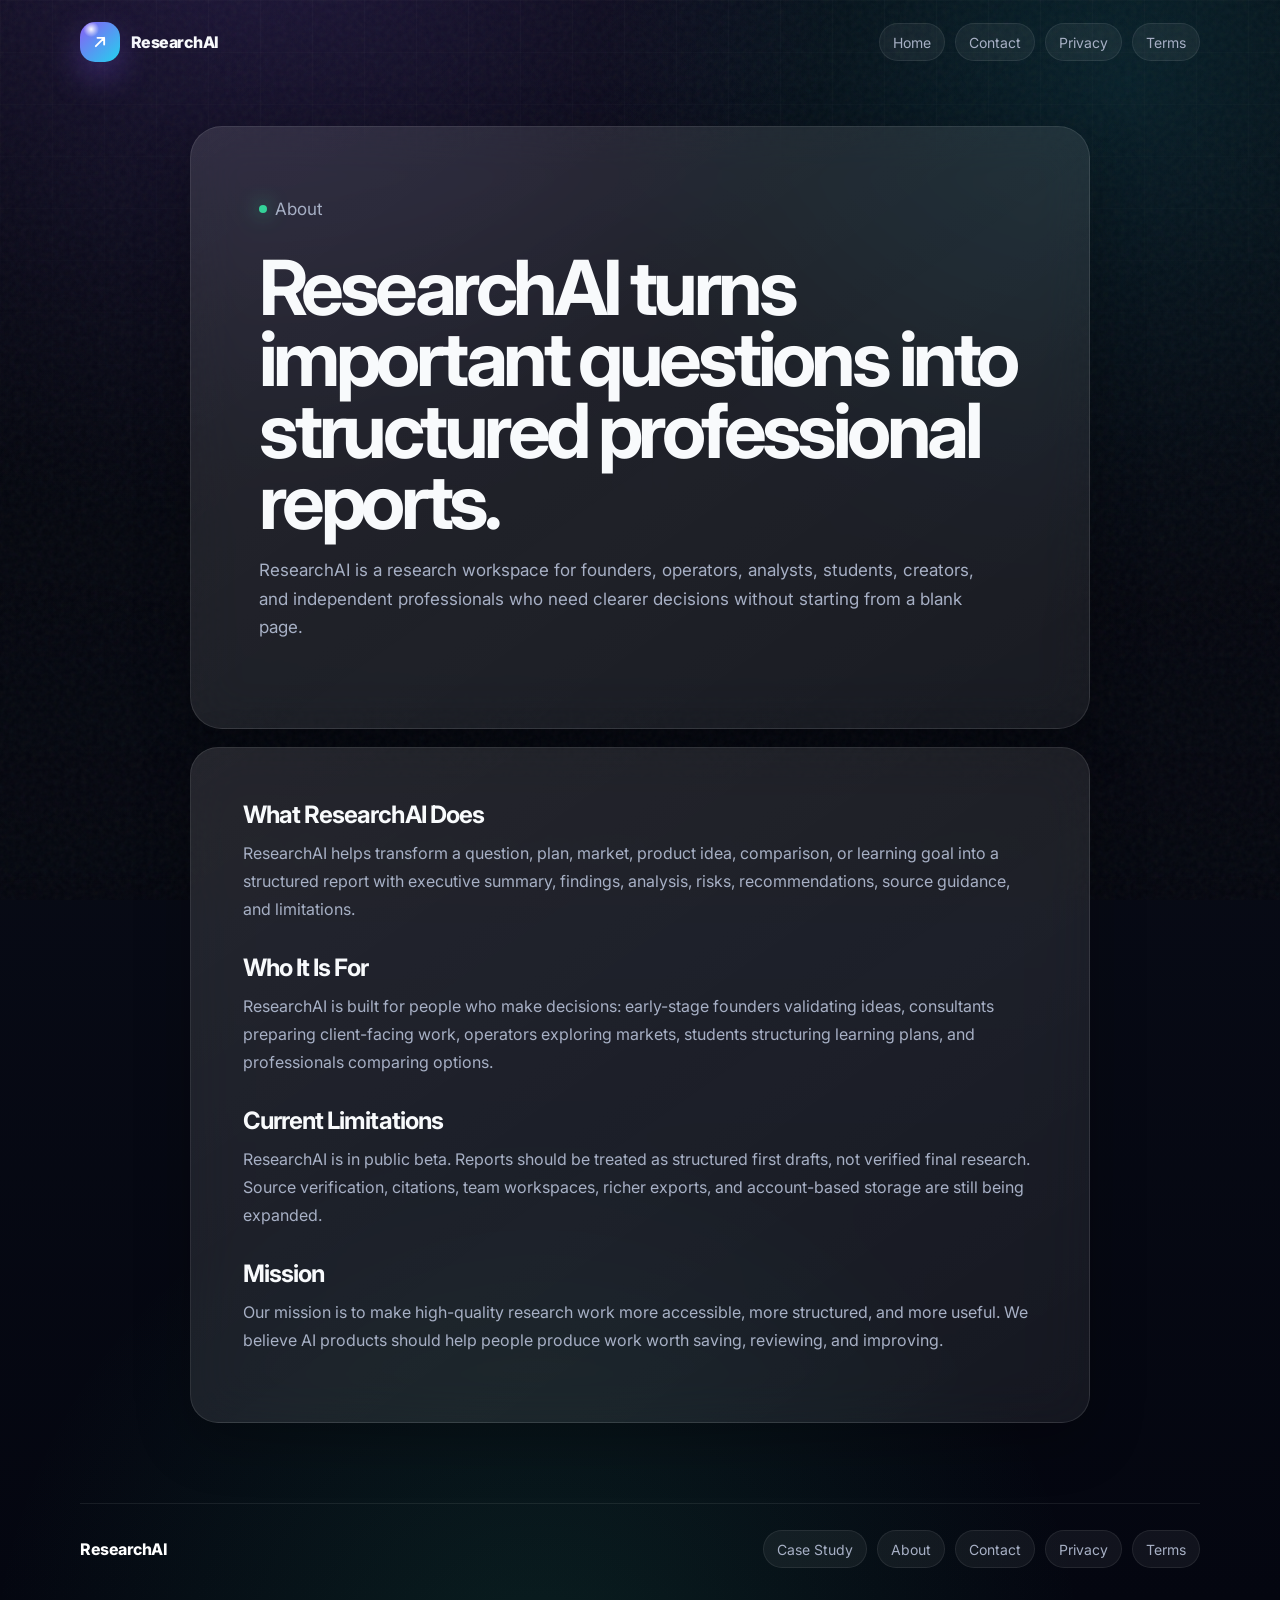
<file: about.html>
<!DOCTYPE html>
<html lang="en">
<head>
  <meta charset="UTF-8" />
  <meta name="viewport" content="width=device-width, initial-scale=1.0" />
  <meta name="description" content="Learn what ResearchAI is, who it is for, what it does today, and where the product is heading." />
  <meta name="author" content="ResearchAI" />
  <meta name="theme-color" content="#05070f" />
  <meta name="robots" content="index, follow" />
  <meta property="og:type" content="website" />
  <meta property="og:title" content="About ResearchAI" />
  <meta property="og:description" content="ResearchAI helps people turn important questions into structured professional reports." />
  <meta property="og:url" content="https://researchai.app/about.html" />
  <meta property="og:site_name" content="ResearchAI" />
  <meta name="twitter:card" content="summary" />
  <meta name="twitter:title" content="About ResearchAI" />
  <meta name="twitter:description" content="A professional research workspace for clearer decisions." />
  <title>About ResearchAI</title>
  <link rel="canonical" href="https://researchai.app/about.html" />
  <link rel="icon" href="data:image/svg+xml,%3Csvg xmlns='http://www.w3.org/2000/svg' viewBox='0 0 32 32'%3E%3Cdefs%3E%3ClinearGradient id='g' x1='0%25' y1='0%25' x2='100%25' y2='100%25'%3E%3Cstop offset='0%25' stop-color='%238b5cf6'/%3E%3Cstop offset='100%25' stop-color='%2322d3ee'/%3E%3C/linearGradient%3E%3C/defs%3E%3Crect width='32' height='32' rx='8' fill='url(%23g)'/%3E%3Cpath d='M10 22L22 10M12 10h8v8' fill='none' stroke='white' stroke-width='2' stroke-linecap='round' stroke-linejoin='round'/%3E%3C/svg%3E" />
  <link rel="preconnect" href="https://fonts.googleapis.com" />
  <link rel="preconnect" href="https://fonts.gstatic.com" crossorigin />
  <link href="https://fonts.googleapis.com/css2?family=Inter:wght@400;500;600;700;800&display=swap" rel="stylesheet" />
  <link rel="stylesheet" href="style.css" />
</head>
<body class="static-page-body">
  <a class="skip-link" href="#mainContent">Skip to main content</a>
  <div class="background-noise" aria-hidden="true"></div>
  <header class="static-nav">
    <a class="brand" href="index.html">
      <span class="brand-mark" aria-hidden="true"><svg viewBox="0 0 24 24" aria-hidden="true"><path d="M7 17L17 7M9 7h8v8" /></svg></span>
      <span>ResearchAI</span>
    </a>
    <nav aria-label="Site">
      <a href="index.html">Home</a>
      <a href="contact.html">Contact</a>
      <a href="privacy.html">Privacy</a>
      <a href="terms.html">Terms</a>
    </nav>
  </header>
  <main class="static-shell" id="mainContent">
    <section class="static-hero">
      <p class="eyebrow"><span aria-hidden="true"></span> About</p>
      <h1>ResearchAI turns important questions into structured professional reports.</h1>
      <p>ResearchAI is a research workspace for founders, operators, analysts, students, creators, and independent professionals who need clearer decisions without starting from a blank page.</p>
    </section>
    <section class="static-content">
      <h2>What ResearchAI Does</h2>
      <p>ResearchAI helps transform a question, plan, market, product idea, comparison, or learning goal into a structured report with executive summary, findings, analysis, risks, recommendations, source guidance, and limitations.</p>
      <h2>Who It Is For</h2>
      <p>ResearchAI is built for people who make decisions: early-stage founders validating ideas, consultants preparing client-facing work, operators exploring markets, students structuring learning plans, and professionals comparing options.</p>
      <h2>Current Limitations</h2>
      <p>ResearchAI is in public beta. Reports should be treated as structured first drafts, not verified final research. Source verification, citations, team workspaces, richer exports, and account-based storage are still being expanded.</p>
      <h2>Mission</h2>
      <p>Our mission is to make high-quality research work more accessible, more structured, and more useful. We believe AI products should help people produce work worth saving, reviewing, and improving.</p>
    </section>
  </main>
  <footer class="static-footer">
    <span>ResearchAI</span>
    <nav aria-label="Footer">
      <a href="case-study.html">Case Study</a>
      <a href="about.html">About</a>
      <a href="contact.html">Contact</a>
      <a href="privacy.html">Privacy</a>
      <a href="terms.html">Terms</a>
    </nav>
  </footer>
</body>
</html>
</file>
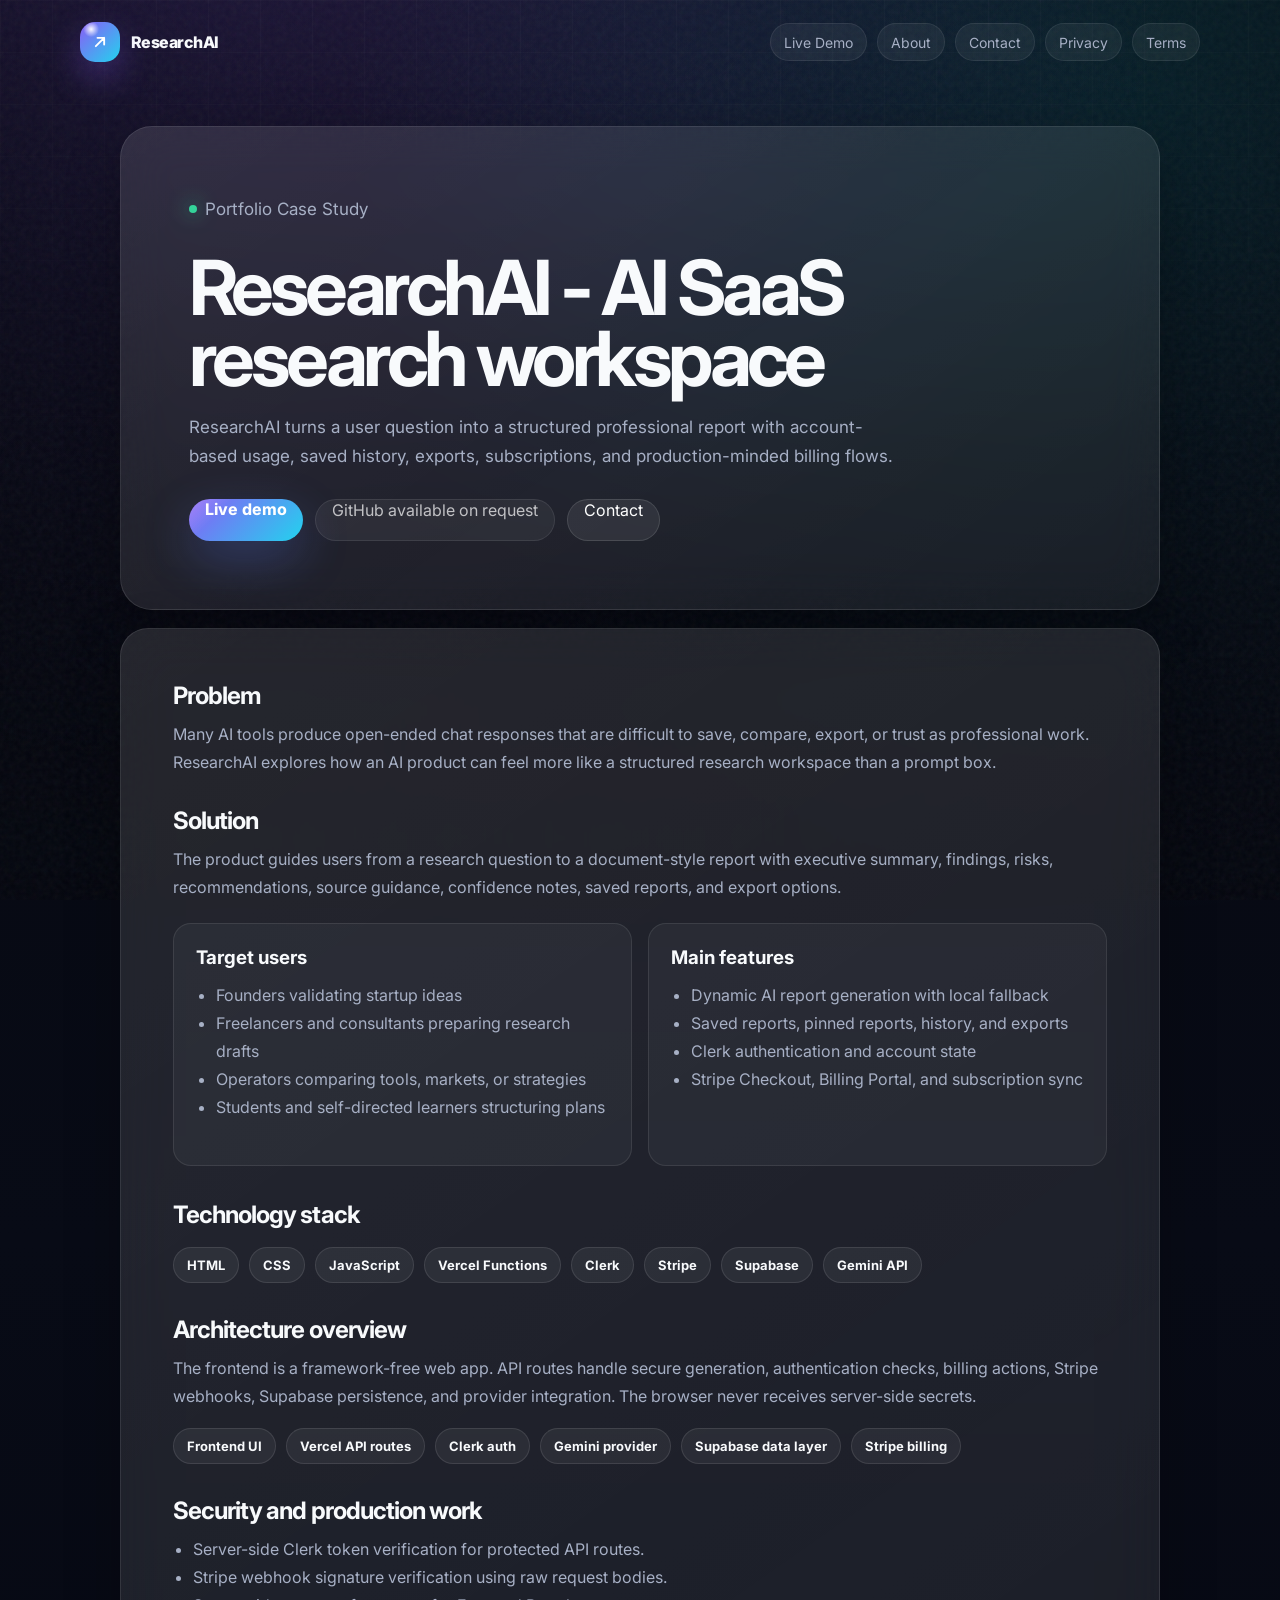
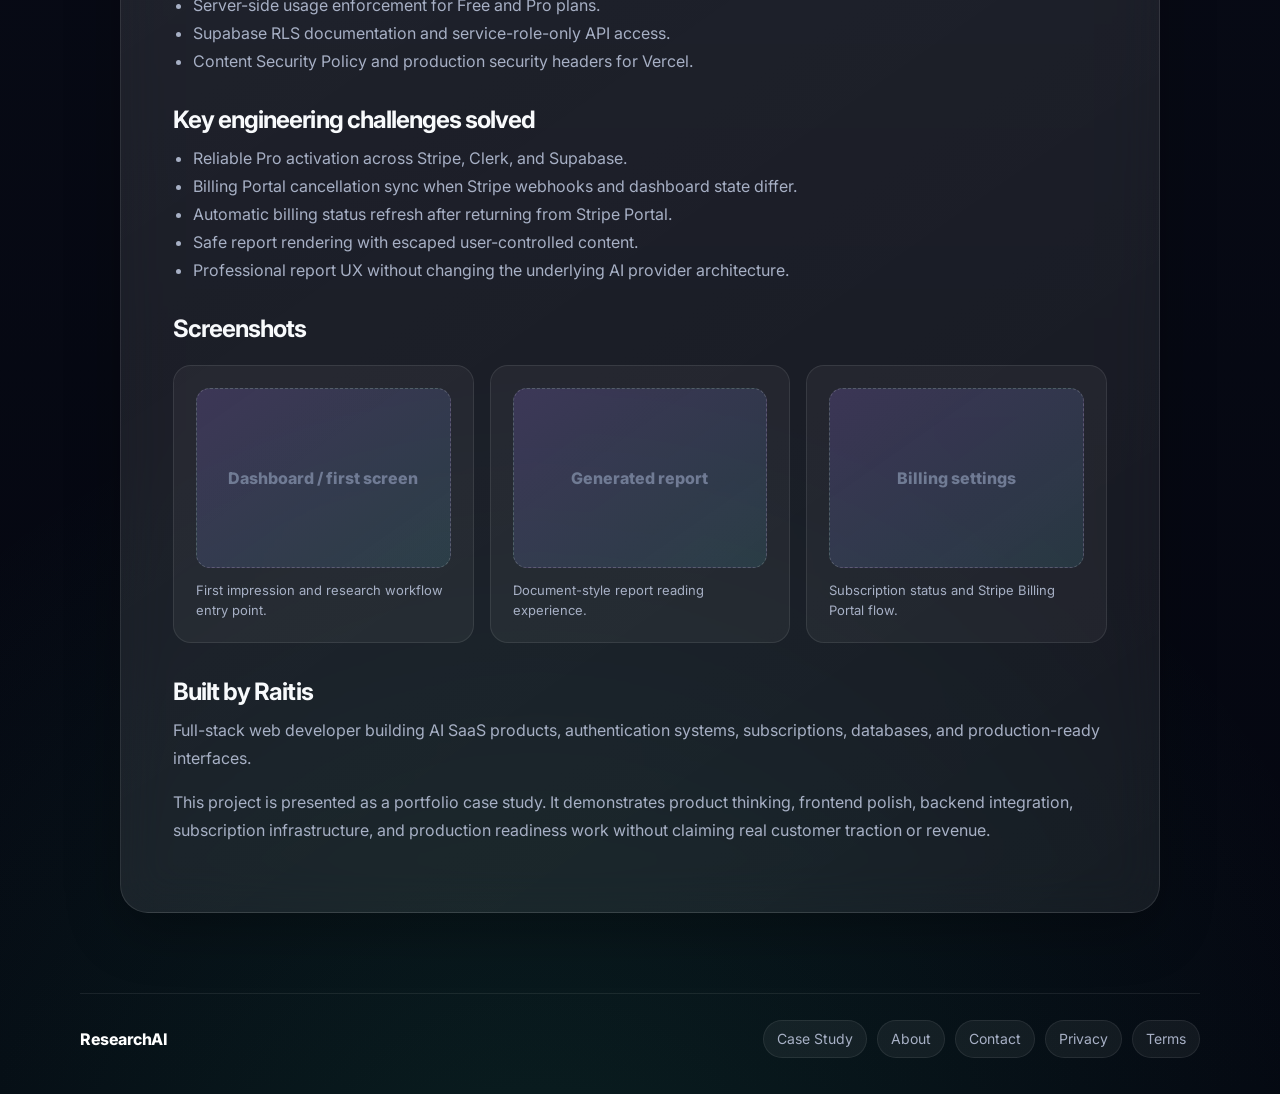
<file: case-study.html>
<!DOCTYPE html>
<html lang="en">
<head>
  <meta charset="UTF-8" />
  <meta name="viewport" content="width=device-width, initial-scale=1.0" />
  <meta name="description" content="ResearchAI case study: an AI research workspace with authentication, subscriptions, database-backed reports, billing, and production-ready SaaS flows." />
  <meta name="author" content="ResearchAI" />
  <meta name="theme-color" content="#05070f" />
  <meta name="robots" content="index, follow" />
  <meta property="og:type" content="article" />
  <meta property="og:title" content="ResearchAI Case Study - AI SaaS Research Workspace" />
  <meta property="og:description" content="A portfolio case study for ResearchAI, a production-minded AI SaaS research workspace built by Raitis." />
  <meta property="og:image" content="https://researchai.app/og-case-study.png" />
  <meta property="og:url" content="https://researchai.app/case-study.html" />
  <meta property="og:site_name" content="ResearchAI" />
  <meta name="twitter:card" content="summary_large_image" />
  <meta name="twitter:title" content="ResearchAI Case Study" />
  <meta name="twitter:description" content="AI SaaS product case study covering product, architecture, security, billing, and production engineering." />
  <meta name="twitter:image" content="https://researchai.app/og-case-study.png" />
  <title>ResearchAI Case Study - AI SaaS Research Workspace</title>
  <link rel="canonical" href="https://researchai.app/case-study.html" />
  <link rel="icon" href="data:image/svg+xml,%3Csvg xmlns='http://www.w3.org/2000/svg' viewBox='0 0 32 32'%3E%3Cdefs%3E%3ClinearGradient id='g' x1='0%25' y1='0%25' x2='100%25' y2='100%25'%3E%3Cstop offset='0%25' stop-color='%238b5cf6'/%3E%3Cstop offset='100%25' stop-color='%2322d3ee'/%3E%3C/linearGradient%3E%3C/defs%3E%3Crect width='32' height='32' rx='8' fill='url(%23g)'/%3E%3Cpath d='M10 22L22 10M12 10h8v8' fill='none' stroke='white' stroke-width='2' stroke-linecap='round' stroke-linejoin='round'/%3E%3C/svg%3E" />
  <link rel="preconnect" href="https://fonts.googleapis.com" />
  <link rel="preconnect" href="https://fonts.gstatic.com" crossorigin />
  <link href="https://fonts.googleapis.com/css2?family=Inter:wght@400;500;600;700;800&display=swap" rel="stylesheet" />
  <link rel="stylesheet" href="style.css" />
</head>
<body class="static-page-body">
  <a class="skip-link" href="#mainContent">Skip to main content</a>
  <div class="background-noise" aria-hidden="true"></div>
  <header class="static-nav">
    <a class="brand" href="index.html">
      <span class="brand-mark" aria-hidden="true"><svg viewBox="0 0 24 24" aria-hidden="true"><path d="M7 17L17 7M9 7h8v8" /></svg></span>
      <span>ResearchAI</span>
    </a>
    <nav aria-label="Site">
      <a href="index.html">Live Demo</a>
      <a href="about.html">About</a>
      <a href="contact.html">Contact</a>
      <a href="privacy.html">Privacy</a>
      <a href="terms.html">Terms</a>
    </nav>
  </header>

  <main class="static-shell case-study-shell" id="mainContent">
    <section class="static-hero">
      <p class="eyebrow"><span aria-hidden="true"></span> Portfolio Case Study</p>
      <h1>ResearchAI - AI SaaS research workspace</h1>
      <p>ResearchAI turns a user question into a structured professional report with account-based usage, saved history, exports, subscriptions, and production-minded billing flows.</p>
      <div class="case-study-actions">
        <a class="accent-btn" href="index.html">Live demo</a>
        <span class="ghost-btn case-study-disabled" aria-disabled="true">GitHub available on request</span>
        <a class="ghost-btn" href="contact.html">Contact</a>
      </div>
    </section>

    <section class="static-content case-study-content">
      <h2>Problem</h2>
      <p>Many AI tools produce open-ended chat responses that are difficult to save, compare, export, or trust as professional work. ResearchAI explores how an AI product can feel more like a structured research workspace than a prompt box.</p>

      <h2>Solution</h2>
      <p>The product guides users from a research question to a document-style report with executive summary, findings, risks, recommendations, source guidance, confidence notes, saved reports, and export options.</p>

      <div class="case-study-grid">
        <article>
          <h3>Target users</h3>
          <ul>
            <li>Founders validating startup ideas</li>
            <li>Freelancers and consultants preparing research drafts</li>
            <li>Operators comparing tools, markets, or strategies</li>
            <li>Students and self-directed learners structuring plans</li>
          </ul>
        </article>
        <article>
          <h3>Main features</h3>
          <ul>
            <li>Dynamic AI report generation with local fallback</li>
            <li>Saved reports, pinned reports, history, and exports</li>
            <li>Clerk authentication and account state</li>
            <li>Stripe Checkout, Billing Portal, and subscription sync</li>
          </ul>
        </article>
      </div>

      <h2>Technology stack</h2>
      <div class="case-study-tags" aria-label="Technology stack">
        <span>HTML</span>
        <span>CSS</span>
        <span>JavaScript</span>
        <span>Vercel Functions</span>
        <span>Clerk</span>
        <span>Stripe</span>
        <span>Supabase</span>
        <span>Gemini API</span>
      </div>

      <h2>Architecture overview</h2>
      <p>The frontend is a framework-free web app. API routes handle secure generation, authentication checks, billing actions, Stripe webhooks, Supabase persistence, and provider integration. The browser never receives server-side secrets.</p>
      <div class="architecture-list">
        <span>Frontend UI</span>
        <span>Vercel API routes</span>
        <span>Clerk auth</span>
        <span>Gemini provider</span>
        <span>Supabase data layer</span>
        <span>Stripe billing</span>
      </div>

      <h2>Security and production work</h2>
      <ul>
        <li>Server-side Clerk token verification for protected API routes.</li>
        <li>Stripe webhook signature verification using raw request bodies.</li>
        <li>Server-side usage enforcement for Free and Pro plans.</li>
        <li>Supabase RLS documentation and service-role-only API access.</li>
        <li>Content Security Policy and production security headers for Vercel.</li>
      </ul>

      <h2>Key engineering challenges solved</h2>
      <ul>
        <li>Reliable Pro activation across Stripe, Clerk, and Supabase.</li>
        <li>Billing Portal cancellation sync when Stripe webhooks and dashboard state differ.</li>
        <li>Automatic billing status refresh after returning from Stripe Portal.</li>
        <li>Safe report rendering with escaped user-controlled content.</li>
        <li>Professional report UX without changing the underlying AI provider architecture.</li>
      </ul>

      <h2>Screenshots</h2>
      <div class="screenshot-grid">
        <figure>
          <div class="screenshot-placeholder">Dashboard / first screen</div>
          <figcaption>First impression and research workflow entry point.</figcaption>
        </figure>
        <figure>
          <div class="screenshot-placeholder">Generated report</div>
          <figcaption>Document-style report reading experience.</figcaption>
        </figure>
        <figure>
          <div class="screenshot-placeholder">Billing settings</div>
          <figcaption>Subscription status and Stripe Billing Portal flow.</figcaption>
        </figure>
      </div>

      <h2>Built by Raitis</h2>
      <p>Full-stack web developer building AI SaaS products, authentication systems, subscriptions, databases, and production-ready interfaces.</p>
      <p>This project is presented as a portfolio case study. It demonstrates product thinking, frontend polish, backend integration, subscription infrastructure, and production readiness work without claiming real customer traction or revenue.</p>
    </section>
  </main>

  <footer class="static-footer">
    <span>ResearchAI</span>
    <nav aria-label="Footer">
      <a href="case-study.html">Case Study</a>
      <a href="about.html">About</a>
      <a href="contact.html">Contact</a>
      <a href="privacy.html">Privacy</a>
      <a href="terms.html">Terms</a>
    </nav>
  </footer>
</body>
</html>
</file>
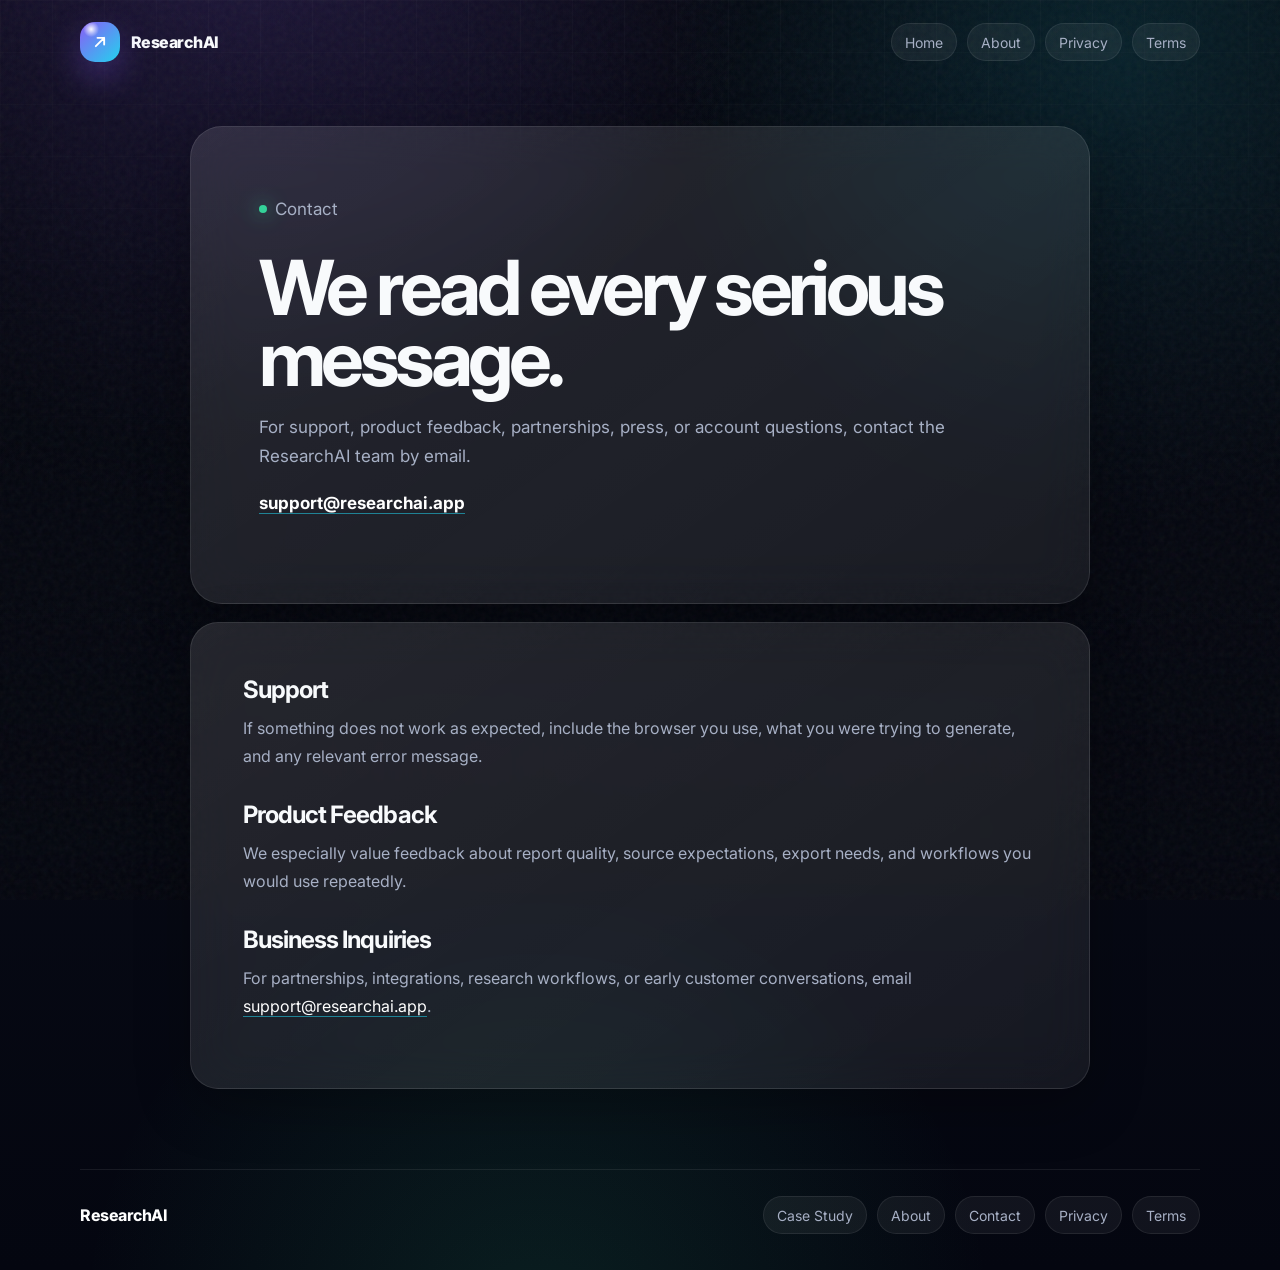
<file: contact.html>
<!DOCTYPE html>
<html lang="en">
<head>
  <meta charset="UTF-8" />
  <meta name="viewport" content="width=device-width, initial-scale=1.0" />
  <meta name="description" content="Contact ResearchAI for support, product questions, partnerships, and feedback." />
  <meta name="author" content="ResearchAI" />
  <meta name="theme-color" content="#05070f" />
  <meta name="robots" content="index, follow" />
  <meta property="og:type" content="website" />
  <meta property="og:title" content="Contact ResearchAI" />
  <meta property="og:description" content="Get in touch with the ResearchAI team." />
  <meta property="og:url" content="https://researchai.app/contact.html" />
  <meta property="og:site_name" content="ResearchAI" />
  <meta name="twitter:card" content="summary" />
  <meta name="twitter:title" content="Contact ResearchAI" />
  <meta name="twitter:description" content="Support and product contact for ResearchAI." />
  <title>Contact ResearchAI</title>
  <link rel="canonical" href="https://researchai.app/contact.html" />
  <link rel="icon" href="data:image/svg+xml,%3Csvg xmlns='http://www.w3.org/2000/svg' viewBox='0 0 32 32'%3E%3Cdefs%3E%3ClinearGradient id='g' x1='0%25' y1='0%25' x2='100%25' y2='100%25'%3E%3Cstop offset='0%25' stop-color='%238b5cf6'/%3E%3Cstop offset='100%25' stop-color='%2322d3ee'/%3E%3C/linearGradient%3E%3C/defs%3E%3Crect width='32' height='32' rx='8' fill='url(%23g)'/%3E%3Cpath d='M10 22L22 10M12 10h8v8' fill='none' stroke='white' stroke-width='2' stroke-linecap='round' stroke-linejoin='round'/%3E%3C/svg%3E" />
  <link rel="preconnect" href="https://fonts.googleapis.com" />
  <link rel="preconnect" href="https://fonts.gstatic.com" crossorigin />
  <link href="https://fonts.googleapis.com/css2?family=Inter:wght@400;500;600;700;800&display=swap" rel="stylesheet" />
  <link rel="stylesheet" href="style.css" />
</head>
<body class="static-page-body">
  <a class="skip-link" href="#mainContent">Skip to main content</a>
  <div class="background-noise" aria-hidden="true"></div>
  <header class="static-nav">
    <a class="brand" href="index.html">
      <span class="brand-mark" aria-hidden="true"><svg viewBox="0 0 24 24" aria-hidden="true"><path d="M7 17L17 7M9 7h8v8" /></svg></span>
      <span>ResearchAI</span>
    </a>
    <nav aria-label="Site">
      <a href="index.html">Home</a>
      <a href="about.html">About</a>
      <a href="privacy.html">Privacy</a>
      <a href="terms.html">Terms</a>
    </nav>
  </header>
  <main class="static-shell" id="mainContent">
    <section class="static-hero">
      <p class="eyebrow"><span aria-hidden="true"></span> Contact</p>
      <h1>We read every serious message.</h1>
      <p>For support, product feedback, partnerships, press, or account questions, contact the ResearchAI team by email.</p>
      <p><a class="static-mail-link" href="mailto:support@researchai.app">support@researchai.app</a></p>
    </section>
    <section class="static-content">
      <h2>Support</h2>
      <p>If something does not work as expected, include the browser you use, what you were trying to generate, and any relevant error message.</p>
      <h2>Product Feedback</h2>
      <p>We especially value feedback about report quality, source expectations, export needs, and workflows you would use repeatedly.</p>
      <h2>Business Inquiries</h2>
      <p>For partnerships, integrations, research workflows, or early customer conversations, email <a href="mailto:support@researchai.app">support@researchai.app</a>.</p>
    </section>
  </main>
  <footer class="static-footer">
    <span>ResearchAI</span>
    <nav aria-label="Footer">
      <a href="case-study.html">Case Study</a>
      <a href="about.html">About</a>
      <a href="contact.html">Contact</a>
      <a href="privacy.html">Privacy</a>
      <a href="terms.html">Terms</a>
    </nav>
  </footer>
</body>
</html>
</file>
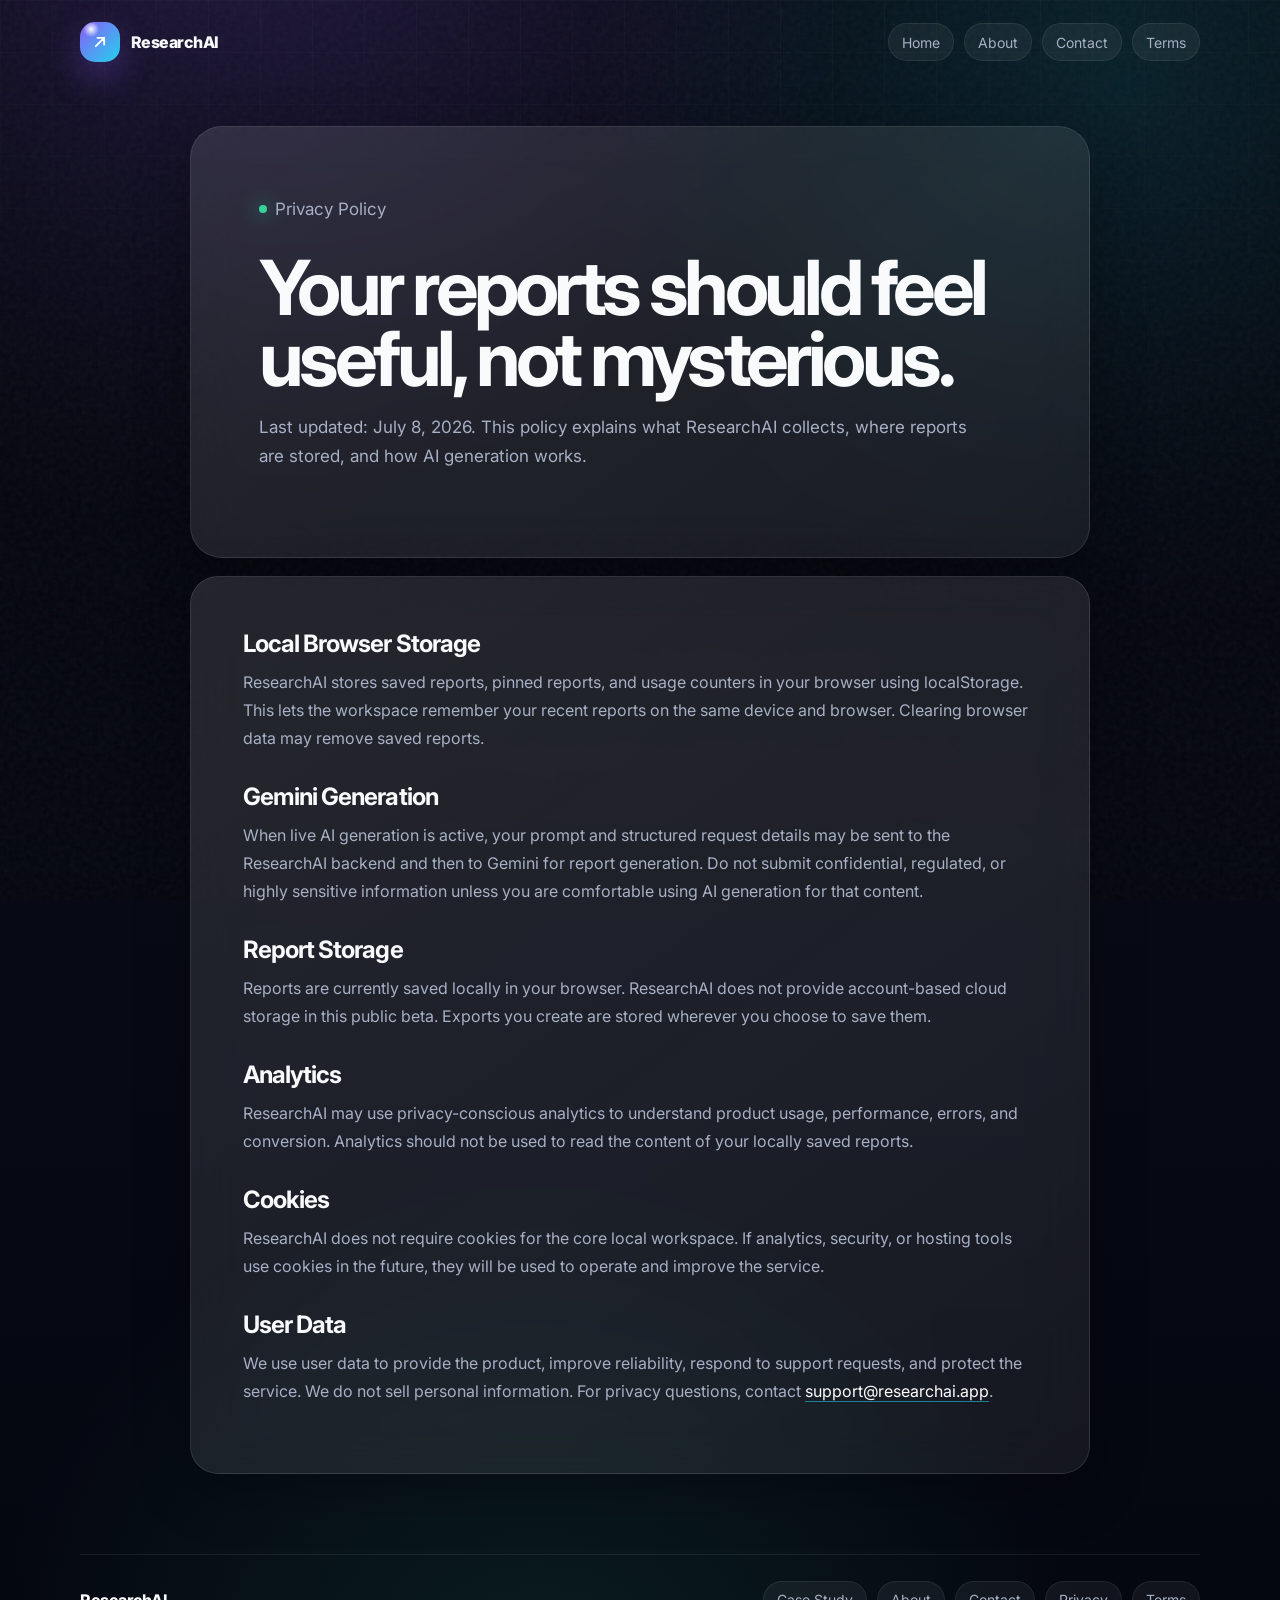
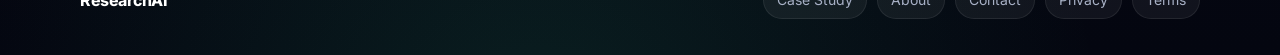
<file: privacy.html>
<!DOCTYPE html>
<html lang="en">
<head>
  <meta charset="UTF-8" />
  <meta name="viewport" content="width=device-width, initial-scale=1.0" />
  <meta name="description" content="ResearchAI Privacy Policy covering browser storage, Gemini generation, reports, analytics, cookies, and user data." />
  <meta name="author" content="ResearchAI" />
  <meta name="theme-color" content="#05070f" />
  <meta name="robots" content="index, follow" />
  <meta property="og:type" content="website" />
  <meta property="og:title" content="ResearchAI Privacy Policy" />
  <meta property="og:description" content="How ResearchAI handles browser storage, AI generation, reports, analytics, cookies, and user data." />
  <meta property="og:url" content="https://researchai.app/privacy.html" />
  <meta property="og:site_name" content="ResearchAI" />
  <meta name="twitter:card" content="summary" />
  <meta name="twitter:title" content="ResearchAI Privacy Policy" />
  <meta name="twitter:description" content="Privacy information for ResearchAI users." />
  <title>ResearchAI Privacy Policy</title>
  <link rel="canonical" href="https://researchai.app/privacy.html" />
  <link rel="icon" href="data:image/svg+xml,%3Csvg xmlns='http://www.w3.org/2000/svg' viewBox='0 0 32 32'%3E%3Cdefs%3E%3ClinearGradient id='g' x1='0%25' y1='0%25' x2='100%25' y2='100%25'%3E%3Cstop offset='0%25' stop-color='%238b5cf6'/%3E%3Cstop offset='100%25' stop-color='%2322d3ee'/%3E%3C/linearGradient%3E%3C/defs%3E%3Crect width='32' height='32' rx='8' fill='url(%23g)'/%3E%3Cpath d='M10 22L22 10M12 10h8v8' fill='none' stroke='white' stroke-width='2' stroke-linecap='round' stroke-linejoin='round'/%3E%3C/svg%3E" />
  <link rel="preconnect" href="https://fonts.googleapis.com" />
  <link rel="preconnect" href="https://fonts.gstatic.com" crossorigin />
  <link href="https://fonts.googleapis.com/css2?family=Inter:wght@400;500;600;700;800&display=swap" rel="stylesheet" />
  <link rel="stylesheet" href="style.css" />
</head>
<body class="static-page-body">
  <a class="skip-link" href="#mainContent">Skip to main content</a>
  <div class="background-noise" aria-hidden="true"></div>
  <header class="static-nav">
    <a class="brand" href="index.html">
      <span class="brand-mark" aria-hidden="true"><svg viewBox="0 0 24 24" aria-hidden="true"><path d="M7 17L17 7M9 7h8v8" /></svg></span>
      <span>ResearchAI</span>
    </a>
    <nav aria-label="Site">
      <a href="index.html">Home</a>
      <a href="about.html">About</a>
      <a href="contact.html">Contact</a>
      <a href="terms.html">Terms</a>
    </nav>
  </header>
  <main class="static-shell" id="mainContent">
    <section class="static-hero">
      <p class="eyebrow"><span aria-hidden="true"></span> Privacy Policy</p>
      <h1>Your reports should feel useful, not mysterious.</h1>
      <p>Last updated: July 8, 2026. This policy explains what ResearchAI collects, where reports are stored, and how AI generation works.</p>
    </section>
    <section class="static-content">
      <h2>Local Browser Storage</h2>
      <p>ResearchAI stores saved reports, pinned reports, and usage counters in your browser using localStorage. This lets the workspace remember your recent reports on the same device and browser. Clearing browser data may remove saved reports.</p>
      <h2>Gemini Generation</h2>
      <p>When live AI generation is active, your prompt and structured request details may be sent to the ResearchAI backend and then to Gemini for report generation. Do not submit confidential, regulated, or highly sensitive information unless you are comfortable using AI generation for that content.</p>
      <h2>Report Storage</h2>
      <p>Reports are currently saved locally in your browser. ResearchAI does not provide account-based cloud storage in this public beta. Exports you create are stored wherever you choose to save them.</p>
      <h2>Analytics</h2>
      <p>ResearchAI may use privacy-conscious analytics to understand product usage, performance, errors, and conversion. Analytics should not be used to read the content of your locally saved reports.</p>
      <h2>Cookies</h2>
      <p>ResearchAI does not require cookies for the core local workspace. If analytics, security, or hosting tools use cookies in the future, they will be used to operate and improve the service.</p>
      <h2>User Data</h2>
      <p>We use user data to provide the product, improve reliability, respond to support requests, and protect the service. We do not sell personal information. For privacy questions, contact <a href="mailto:support@researchai.app">support@researchai.app</a>.</p>
    </section>
  </main>
  <footer class="static-footer">
    <span>ResearchAI</span>
    <nav aria-label="Footer">
      <a href="case-study.html">Case Study</a>
      <a href="about.html">About</a>
      <a href="contact.html">Contact</a>
      <a href="privacy.html">Privacy</a>
      <a href="terms.html">Terms</a>
    </nav>
  </footer>
</body>
</html>
</file>
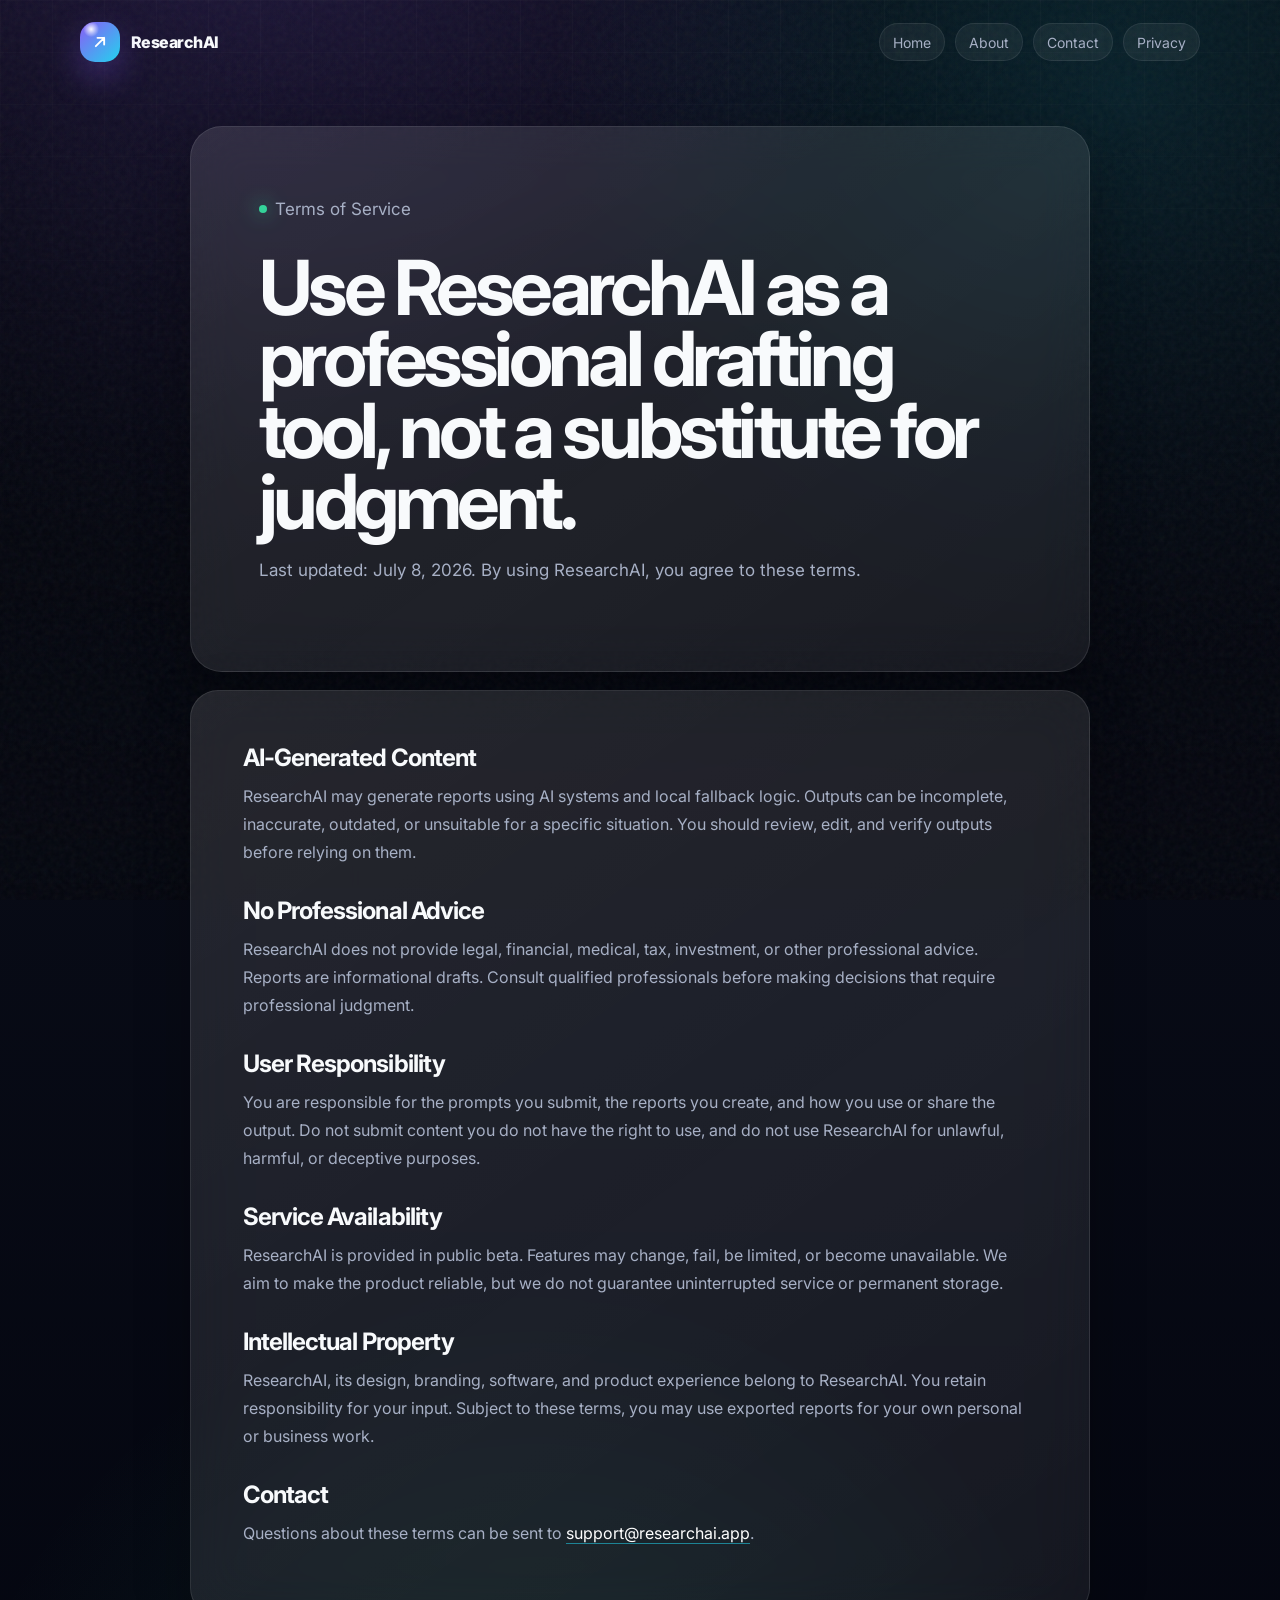
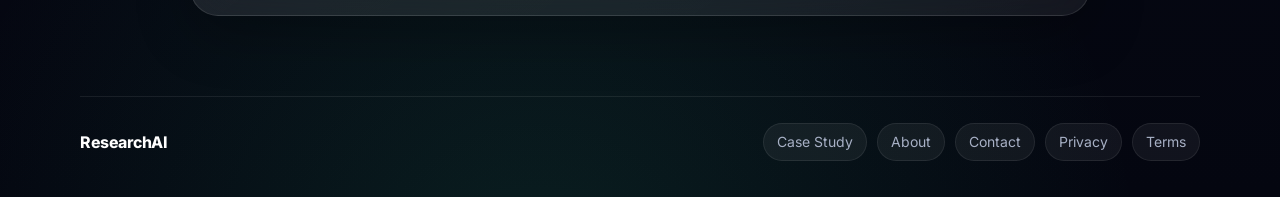
<file: terms.html>
<!DOCTYPE html>
<html lang="en">
<head>
  <meta charset="UTF-8" />
  <meta name="viewport" content="width=device-width, initial-scale=1.0" />
  <meta name="description" content="ResearchAI Terms of Service covering AI-generated content, professional advice, user responsibility, availability, and intellectual property." />
  <meta name="author" content="ResearchAI" />
  <meta name="theme-color" content="#05070f" />
  <meta name="robots" content="index, follow" />
  <meta property="og:type" content="website" />
  <meta property="og:title" content="ResearchAI Terms of Service" />
  <meta property="og:description" content="Terms for using ResearchAI and AI-generated research reports." />
  <meta property="og:url" content="https://researchai.app/terms.html" />
  <meta property="og:site_name" content="ResearchAI" />
  <meta name="twitter:card" content="summary" />
  <meta name="twitter:title" content="ResearchAI Terms of Service" />
  <meta name="twitter:description" content="Terms for using ResearchAI." />
  <title>ResearchAI Terms of Service</title>
  <link rel="canonical" href="https://researchai.app/terms.html" />
  <link rel="icon" href="data:image/svg+xml,%3Csvg xmlns='http://www.w3.org/2000/svg' viewBox='0 0 32 32'%3E%3Cdefs%3E%3ClinearGradient id='g' x1='0%25' y1='0%25' x2='100%25' y2='100%25'%3E%3Cstop offset='0%25' stop-color='%238b5cf6'/%3E%3Cstop offset='100%25' stop-color='%2322d3ee'/%3E%3C/linearGradient%3E%3C/defs%3E%3Crect width='32' height='32' rx='8' fill='url(%23g)'/%3E%3Cpath d='M10 22L22 10M12 10h8v8' fill='none' stroke='white' stroke-width='2' stroke-linecap='round' stroke-linejoin='round'/%3E%3C/svg%3E" />
  <link rel="preconnect" href="https://fonts.googleapis.com" />
  <link rel="preconnect" href="https://fonts.gstatic.com" crossorigin />
  <link href="https://fonts.googleapis.com/css2?family=Inter:wght@400;500;600;700;800&display=swap" rel="stylesheet" />
  <link rel="stylesheet" href="style.css" />
</head>
<body class="static-page-body">
  <a class="skip-link" href="#mainContent">Skip to main content</a>
  <div class="background-noise" aria-hidden="true"></div>
  <header class="static-nav">
    <a class="brand" href="index.html">
      <span class="brand-mark" aria-hidden="true"><svg viewBox="0 0 24 24" aria-hidden="true"><path d="M7 17L17 7M9 7h8v8" /></svg></span>
      <span>ResearchAI</span>
    </a>
    <nav aria-label="Site">
      <a href="index.html">Home</a>
      <a href="about.html">About</a>
      <a href="contact.html">Contact</a>
      <a href="privacy.html">Privacy</a>
    </nav>
  </header>
  <main class="static-shell" id="mainContent">
    <section class="static-hero">
      <p class="eyebrow"><span aria-hidden="true"></span> Terms of Service</p>
      <h1>Use ResearchAI as a professional drafting tool, not a substitute for judgment.</h1>
      <p>Last updated: July 8, 2026. By using ResearchAI, you agree to these terms.</p>
    </section>
    <section class="static-content">
      <h2>AI-Generated Content</h2>
      <p>ResearchAI may generate reports using AI systems and local fallback logic. Outputs can be incomplete, inaccurate, outdated, or unsuitable for a specific situation. You should review, edit, and verify outputs before relying on them.</p>
      <h2>No Professional Advice</h2>
      <p>ResearchAI does not provide legal, financial, medical, tax, investment, or other professional advice. Reports are informational drafts. Consult qualified professionals before making decisions that require professional judgment.</p>
      <h2>User Responsibility</h2>
      <p>You are responsible for the prompts you submit, the reports you create, and how you use or share the output. Do not submit content you do not have the right to use, and do not use ResearchAI for unlawful, harmful, or deceptive purposes.</p>
      <h2>Service Availability</h2>
      <p>ResearchAI is provided in public beta. Features may change, fail, be limited, or become unavailable. We aim to make the product reliable, but we do not guarantee uninterrupted service or permanent storage.</p>
      <h2>Intellectual Property</h2>
      <p>ResearchAI, its design, branding, software, and product experience belong to ResearchAI. You retain responsibility for your input. Subject to these terms, you may use exported reports for your own personal or business work.</p>
      <h2>Contact</h2>
      <p>Questions about these terms can be sent to <a href="mailto:support@researchai.app">support@researchai.app</a>.</p>
    </section>
  </main>
  <footer class="static-footer">
    <span>ResearchAI</span>
    <nav aria-label="Footer">
      <a href="case-study.html">Case Study</a>
      <a href="about.html">About</a>
      <a href="contact.html">Contact</a>
      <a href="privacy.html">Privacy</a>
      <a href="terms.html">Terms</a>
    </nav>
  </footer>
</body>
</html>
</file>
<file: style.css>
/* style.css - ResearchAI Public Beta */

:root {
  --bg: #05070f;
  --bg-soft: #090d1b;
  --panel: rgba(255, 255, 255, 0.065);
  --panel-2: rgba(255, 255, 255, 0.095);
  --panel-3: rgba(255, 255, 255, 0.13);
  --border: rgba(255, 255, 255, 0.11);
  --border-strong: rgba(255, 255, 255, 0.2);
  --text: #f8fafc;
  --muted: #a7b0c5;
  --soft: #707b94;
  --purple: #8b5cf6;
  --cyan: #22d3ee;
  --green: #34d399;
  --amber: #fbbf24;
  --red: #fb7185;
  --radius-xl: 34px;
  --radius-lg: 26px;
  --radius-md: 18px;
  --radius-sm: 13px;
  --shadow: 0 30px 90px rgba(0, 0, 0, 0.45);
  --shadow-soft: 0 18px 54px rgba(0, 0, 0, 0.28);
  --ease: cubic-bezier(.2, .8, .2, 1);
  --focus-ring: 0 0 0 3px rgba(34, 211, 238, 0.45);
}

*,
*::before,
*::after {
  box-sizing: border-box;
}

html {
  scroll-behavior: smooth;
  color-scheme: dark;
}

body {
  margin: 0;
  min-height: 100vh;
  font-family: Inter, ui-sans-serif, system-ui, -apple-system, BlinkMacSystemFont, "Segoe UI", sans-serif;
  color: var(--text);
  background:
    radial-gradient(circle at 16% -8%, rgba(139, 92, 246, 0.28), transparent 32%),
    radial-gradient(circle at 88% 5%, rgba(34, 211, 238, 0.18), transparent 28%),
    radial-gradient(circle at 42% 105%, rgba(52, 211, 153, 0.12), transparent 30%),
    linear-gradient(180deg, #05070f 0%, #080b16 46%, #040610 100%);
  overflow-x: hidden;
}

body::before {
  content: "";
  position: fixed;
  inset: 0;
  pointer-events: none;
  z-index: -3;
  background-image:
    linear-gradient(rgba(255,255,255,0.035) 1px, transparent 1px),
    linear-gradient(90deg, rgba(255,255,255,0.035) 1px, transparent 1px);
  background-size: 52px 52px;
  mask-image: linear-gradient(to bottom, rgba(0,0,0,.78), transparent 78%);
}

body::after {
  content: "";
  position: fixed;
  inset: 0;
  pointer-events: none;
  z-index: -2;
  background:
    linear-gradient(180deg, rgba(5,7,15,0.1), rgba(5,7,15,.9)),
    radial-gradient(circle at 50% 20%, transparent, rgba(0,0,0,.22) 72%);
}

body.panel-open {
  overflow: hidden;
}

.background-noise {
  position: fixed;
  inset: 0;
  z-index: -1;
  pointer-events: none;
  opacity: .09;
  background-image: url("data:image/svg+xml,%3Csvg viewBox='0 0 250 250' xmlns='http://www.w3.org/2000/svg'%3E%3Cfilter id='n'%3E%3CfeTurbulence type='fractalNoise' baseFrequency='.65' numOctaves='3' stitchTiles='stitch'/%3E%3C/filter%3E%3Crect width='100%25' height='100%25' filter='url(%23n)' opacity='.55'/%3E%3C/svg%3E");
}

::selection {
  background: rgba(139, 92, 246, 0.5);
  color: white;
}

/* Skip link */
.skip-link {
  position: absolute;
  top: -100px;
  left: 16px;
  z-index: 10000;
  padding: 12px 18px;
  border-radius: 12px;
  background: var(--purple);
  color: white;
  font-weight: 600;
  text-decoration: none;
  transition: top .2s var(--ease);
}

.skip-link:focus {
  top: 16px;
  outline: none;
  box-shadow: var(--focus-ring);
}

button,
input {
  font: inherit;
}

button {
  border: 0;
  cursor: pointer;
}

button:focus-visible,
a:focus-visible,
input:focus-visible {
  outline: none;
  box-shadow: var(--focus-ring);
}

a {
  color: inherit;
  text-decoration: none;
}

/* Mobile header */
.mobile-header {
  display: none;
  position: sticky;
  top: 0;
  z-index: 80;
  padding: 12px 16px;
  align-items: center;
  gap: 14px;
  background: rgba(5, 7, 15, .88);
  border-bottom: 1px solid rgba(255,255,255,.09);
  backdrop-filter: blur(26px);
}

.mobile-menu-btn {
  width: 42px;
  height: 42px;
  padding: 10px;
  display: grid;
  gap: 5px;
  align-content: center;
  border-radius: 14px;
  background: rgba(255,255,255,.08);
  border: 1px solid rgba(255,255,255,.11);
}

.mobile-menu-btn span {
  display: block;
  height: 2px;
  border-radius: 999px;
  background: white;
}

.brand-compact {
  font-weight: 820;
  letter-spacing: -.035em;
}

.sidebar-backdrop {
  display: none;
  position: fixed;
  inset: 0;
  z-index: 55;
  background: rgba(0, 0, 0, .55);
  backdrop-filter: blur(4px);
}

.sidebar-backdrop[hidden] {
  display: none !important;
}

.app {
  display: grid;
  grid-template-columns: 286px minmax(0, 1fr);
  min-height: 100vh;
}

.view {
  display: none;
  min-width: 0;
  opacity: 0;
  transform: translateY(14px) scale(.995);
}

.view.active {
  display: block;
  animation: view-in .55s var(--ease) forwards;
}

@keyframes view-in {
  to {
    opacity: 1;
    transform: translateY(0) scale(1);
  }
}

.app-sidebar {
  position: sticky;
  top: 0;
  height: 100vh;
  padding: 18px;
  overflow-y: auto;
  border-right: 1px solid rgba(255, 255, 255, .09);
  background: rgba(5, 7, 15, .72);
  backdrop-filter: blur(26px);
  z-index: 50;
}

.brand {
  display: inline-flex;
  align-items: center;
  gap: 11px;
  font-weight: 820;
  letter-spacing: -.035em;
}

.brand-mark {
  width: 40px;
  height: 40px;
  border-radius: 15px;
  display: grid;
  place-items: center;
  position: relative;
  overflow: hidden;
  background:
    radial-gradient(circle at 28% 18%, rgba(255,255,255,.95), transparent 18%),
    linear-gradient(135deg, var(--purple), var(--cyan));
  box-shadow: 0 14px 34px rgba(139, 92, 246, .34);
}

.brand-mark::after {
  content: "";
  position: absolute;
  inset: -40%;
  background: linear-gradient(110deg, transparent 25%, rgba(255,255,255,.34), transparent 65%);
  transform: translateX(-100%) rotate(12deg);
  animation: shine 6s ease-in-out infinite;
}

@keyframes shine {
  0%, 72% { transform: translateX(-120%) rotate(12deg); }
  90%, 100% { transform: translateX(120%) rotate(12deg); }
}

.brand-mark svg {
  width: 20px;
  height: 20px;
  z-index: 1;
}

.brand-mark path {
  fill: none;
  stroke: white;
  stroke-width: 2.25;
  stroke-linecap: round;
  stroke-linejoin: round;
}

.primary-create {
  width: 100%;
  min-height: 48px;
  margin: 22px 0 8px;
  padding: 0 14px;
  display: flex;
  align-items: center;
  justify-content: space-between;
  color: white;
  border-radius: 18px;
  background:
    linear-gradient(135deg, rgba(255,255,255,.24), transparent 28%),
    linear-gradient(135deg, var(--purple), var(--cyan));
  box-shadow: 0 18px 48px rgba(91, 123, 255, .28);
  font-weight: 760;
  transition: .24s var(--ease);
}

.primary-create kbd {
  padding: 4px 8px;
  border-radius: 8px;
  background: rgba(0,0,0,.22);
  font-size: 11px;
  font-weight: 600;
  opacity: .85;
}

.primary-create:hover {
  transform: translateY(-2px);
  box-shadow: 0 24px 64px rgba(91, 123, 255, .35);
}

.sidebar-section {
  margin-top: 24px;
  display: grid;
  gap: 7px;
}

.sidebar-label {
  margin: 0 0 5px;
  color: var(--soft);
  text-transform: uppercase;
  letter-spacing: .13em;
  font-size: 11px;
  font-weight: 800;
}

.sidebar-item {
  width: 100%;
  padding: 11px 12px;
  display: flex;
  align-items: center;
  gap: 11px;
  color: var(--muted);
  background: transparent;
  border-radius: 16px;
  text-align: left;
  transition: .22s var(--ease);
}

.sidebar-item:hover,
.sidebar-item.active {
  color: white;
  background: rgba(255,255,255,.085);
  transform: translateX(2px);
}

.coming-soon-item {
  position: relative;
}

.badge-soon {
  margin-left: auto;
  padding: 3px 8px;
  border-radius: 999px;
  font-size: 10px;
  font-weight: 700;
  text-transform: uppercase;
  letter-spacing: .06em;
  color: var(--amber);
  background: rgba(251, 191, 36, .12);
  border: 1px solid rgba(251, 191, 36, .25);
}

.sidebar-icon {
  width: 25px;
  height: 25px;
  border-radius: 10px;
  display: grid;
  place-items: center;
  background: rgba(255,255,255,.075);
  color: #c4b5fd;
  font-size: 13px;
  flex-shrink: 0;
}

.usage-card {
  margin-top: 26px;
  padding: 16px;
  border-radius: 22px;
  background:
    linear-gradient(145deg, rgba(139,92,246,.16), rgba(34,211,238,.065)),
    rgba(255,255,255,.055);
  border: 1px solid rgba(255,255,255,.11);
  box-shadow: var(--shadow-soft);
}

.usage-heading {
  display: flex;
  align-items: center;
  justify-content: space-between;
  gap: 10px;
  margin-bottom: 5px;
}

.usage-card strong {
  display: block;
}

.dev-badge {
  border: 1px solid rgba(34,197,94,.38);
  border-radius: 999px;
  padding: 3px 7px;
  background: rgba(34,197,94,.14);
  color: #86efac;
  font-size: 10px;
  font-weight: 800;
  letter-spacing: .08em;
}

.usage-card p {
  margin: 0;
  color: var(--muted);
  font-size: 13px;
}

.usage-bar {
  height: 8px;
  margin-top: 14px;
  border-radius: 999px;
  overflow: hidden;
  background: rgba(255,255,255,.08);
}

.usage-bar span {
  display: block;
  width: 0%;
  height: 100%;
  border-radius: inherit;
  background: linear-gradient(90deg, var(--purple), var(--cyan));
  transition: width .5s var(--ease);
}

.usage-card.is-dev {
  background:
    linear-gradient(145deg, rgba(34,197,94,.15), rgba(34,211,238,.055)),
    rgba(255,255,255,.055);
  border-color: rgba(34,197,94,.24);
}

.usage-card.is-dev .usage-bar {
  display: none;
}

.usage-card.is-pro {
  background:
    linear-gradient(145deg, rgba(139,92,246,.17), rgba(34,211,238,.075)),
    rgba(255,255,255,.055);
  border-color: rgba(139,92,246,.3);
}

.usage-card.is-pro .usage-bar {
  display: none;
}

.auth-card {
  margin-top: 14px;
  padding: 16px;
  border-radius: 22px;
  background: rgba(255,255,255,.045);
  border: 1px solid rgba(255,255,255,.09);
}

.auth-card strong {
  display: block;
  margin-bottom: 5px;
}

.auth-card p {
  margin: 0;
  color: var(--muted);
  font-size: 13px;
  line-height: 1.45;
  overflow-wrap: anywhere;
}

.auth-actions {
  display: grid;
  grid-template-columns: 1fr 1fr;
  gap: 8px;
  margin-top: 12px;
}

.auth-actions button {
  min-height: 34px;
  padding: 0 10px;
  font-size: 12px;
}

.auth-actions button[hidden] {
  display: none;
}

.auth-card.is-signed-in .auth-actions {
  grid-template-columns: 1fr;
}

.topbar,
.report-topbar {
  position: sticky;
  top: 0;
  z-index: 40;
  padding: 22px 28px;
  display: flex;
  align-items: center;
  justify-content: space-between;
  gap: 22px;
  background: rgba(5, 7, 15, .64);
  border-bottom: 1px solid rgba(255, 255, 255, .08);
  backdrop-filter: blur(26px);
}

.report-topbar > div:first-child {
  display: flex;
  align-items: center;
  gap: 14px;
  min-width: 0;
}

.back-btn {
  width: 40px;
  height: 40px;
  flex-shrink: 0;
  border-radius: 14px;
  color: white;
  background: rgba(255,255,255,.08);
  border: 1px solid rgba(255,255,255,.11);
  font-size: 18px;
  transition: .22s var(--ease);
}

.back-btn:hover {
  background: rgba(255,255,255,.14);
  transform: translateX(-2px);
}

.topbar h1 {
  margin: 5px 0 0;
  font-size: clamp(26px, 4vw, 44px);
  line-height: 1;
  letter-spacing: -.065em;
}

.eyebrow {
  display: inline-flex;
  align-items: center;
  gap: 8px;
  margin: 0;
  color: #dbe7ff;
  font-size: 13px;
}

.eyebrow span {
  width: 8px;
  height: 8px;
  border-radius: 50%;
  background: var(--green);
  box-shadow: 0 0 20px var(--green);
}

.topbar-actions,
.export-actions {
  display: flex;
  gap: 10px;
  flex-wrap: wrap;
  justify-content: flex-end;
}

.ghost-btn,
.accent-btn,
.text-btn {
  min-height: 42px;
  padding: 0 16px;
  border-radius: 999px;
  color: white;
  transition: .22s var(--ease);
}

.ghost-btn {
  background: rgba(255,255,255,.075);
  border: 1px solid rgba(255,255,255,.12);
}

.ghost-btn:hover {
  transform: translateY(-2px);
  background: rgba(255,255,255,.115);
  border-color: rgba(255,255,255,.2);
}

.ghost-btn.is-favorite {
  color: var(--amber);
  border-color: rgba(251, 191, 36, .35);
  background: rgba(251, 191, 36, .1);
}

.accent-btn {
  position: relative;
  overflow: hidden;
  font-weight: 760;
  background:
    linear-gradient(135deg, rgba(255,255,255,.24), transparent 28%),
    linear-gradient(135deg, var(--purple), var(--cyan));
  box-shadow: 0 18px 48px rgba(91, 123, 255, .28);
}

.accent-btn:hover {
  transform: translateY(-2px);
  box-shadow: 0 24px 64px rgba(91, 123, 255, .36);
}

.accent-btn.large {
  min-height: 64px;
  padding-inline: 26px;
  border-radius: 18px;
}

.danger-btn {
  color: var(--red);
  border-color: rgba(251, 113, 133, .3);
}

.danger-btn:hover {
  background: rgba(251, 113, 133, .12);
}

.text-btn {
  color: var(--muted);
  background: transparent;
}

.text-btn:hover {
  color: white;
  background: rgba(255,255,255,.08);
}

.hero-panel {
  margin: 28px;
  padding: 48px;
  min-height: 560px;
  display: grid;
  grid-template-columns: minmax(0, 1.08fr) minmax(380px, 460px);
  gap: 54px;
  align-items: center;
  border-radius: 34px;
  background:
    radial-gradient(circle at 10% 8%, rgba(139,92,246,.16), transparent 34%),
    radial-gradient(circle at 92% 0%, rgba(34,211,238,.12), transparent 30%),
    linear-gradient(145deg, rgba(255,255,255,.1), rgba(255,255,255,.045));
  border: 1px solid rgba(255,255,255,.13);
  box-shadow: var(--shadow);
  overflow: hidden;
}

.hero-badge {
  width: fit-content;
  padding: 8px 12px;
  color: #dbe7ff;
  border-radius: 999px;
  background: rgba(255,255,255,.07);
  border: 1px solid rgba(255,255,255,.115);
  font-size: 12px;
  font-weight: 700;
  letter-spacing: .03em;
  text-transform: uppercase;
}

.hero-content h2 {
  max-width: 780px;
  margin: 24px 0 18px;
  font-size: clamp(48px, 5.4vw, 76px);
  line-height: 1;
  letter-spacing: -.045em;
  background: linear-gradient(115deg, #fff 0%, #e8eeff 45%, #b8f2ff 100%);
  background-clip: text;
  -webkit-background-clip: text;
  color: transparent;
}

.hero-content p {
  max-width: 650px;
  margin: 0;
  color: var(--muted);
  font-size: 19px;
  line-height: 1.7;
  letter-spacing: 0;
}

.research-command {
  margin-top: 38px;
  max-width: 780px;
  padding: 16px;
  display: grid;
  grid-template-columns: 1fr auto;
  gap: 12px;
  align-items: start;
  border-radius: 22px;
  background:
    linear-gradient(145deg, rgba(255,255,255,.12), rgba(255,255,255,.045)),
    linear-gradient(120deg, rgba(139,92,246,.1), rgba(34,211,238,.055));
  border: 1px solid rgba(255,255,255,.15);
  box-shadow: 0 20px 58px rgba(0,0,0,.32);
  backdrop-filter: blur(28px);
  transition: .3s var(--ease);
}

.research-command:focus-within {
  transform: translateY(-2px);
  border-color: rgba(34,211,238,.42);
  box-shadow: 0 30px 90px rgba(34,211,238,.1), 0 24px 70px rgba(0,0,0,.38);
}

.input-group {
  display: grid;
  gap: 7px;
}

.workflow-label {
  padding-left: 4px;
  color: #dbe7ff;
  font-size: 13px;
  font-weight: 700;
  letter-spacing: .02em;
}

.input-shell {
  min-height: 64px;
  padding: 0 18px;
  display: flex;
  align-items: center;
  gap: 12px;
  border-radius: 18px;
  background: rgba(3,5,12,.56);
  border: 1px solid rgba(255,255,255,.09);
  transition: border-color .22s var(--ease);
  cursor: text;
}

.input-shell:has(.has-error) {
  border-color: rgba(251, 113, 133, .55);
  box-shadow: 0 0 0 1px rgba(251, 113, 133, .2);
}

.input-icon {
  width: 28px;
  height: 28px;
  display: grid;
  place-items: center;
  border-radius: 10px;
  color: #dbe7ff;
  background: rgba(255,255,255,.075);
  border: 1px solid rgba(255,255,255,.08);
  font-size: 12px;
  font-weight: 800;
  flex-shrink: 0;
}

.input-shell input {
  width: 100%;
  color: white;
  background: transparent;
  border: 0;
  outline: 0;
  font-size: 17px;
}

.input-shell input::placeholder {
  color: rgba(218,226,246,.42);
}

.input-hint {
  margin: 0;
  padding-left: 4px;
  color: var(--soft);
  font-size: 12px;
  line-height: 1.45;
}

.input-error {
  margin: 0;
  padding-left: 8px;
  color: var(--red);
  font-size: 13px;
  font-weight: 500;
}

.suggestions {
  display: flex;
  flex-wrap: wrap;
  gap: 9px;
  margin-top: 20px;
  max-width: 760px;
}

.suggestions button,
.topic-cloud button {
  padding: 10px 13px;
  border-radius: 999px;
  color: var(--muted);
  background: rgba(255,255,255,.07);
  border: 1px solid rgba(255,255,255,.105);
  transition: .22s var(--ease);
}

.suggestions button:hover,
.topic-cloud button:hover {
  color: white;
  transform: translateY(-2px);
  background: rgba(255,255,255,.11);
  border-color: rgba(255,255,255,.18);
}

.report-preview {
  padding: 30px;
  border-radius: 22px;
  background:
    linear-gradient(180deg, rgba(255,255,255,.12), rgba(255,255,255,.045)),
    rgba(9,13,26,.78);
  border: 1px solid rgba(255,255,255,.13);
  box-shadow: 0 24px 70px rgba(0,0,0,.34);
  backdrop-filter: blur(28px);
  animation: none;
}

@keyframes float-card {
  0%, 100% { transform: translateY(0) rotate(0deg); }
  50% { transform: translateY(-12px) rotate(.4deg); }
}

.preview-header {
  display: flex;
  justify-content: space-between;
  gap: 18px;
  align-items: flex-start;
  padding-bottom: 20px;
  border-bottom: 1px solid rgba(255,255,255,.08);
}

.preview-kicker {
  margin-bottom: 18px;
  color: var(--soft);
  font-size: 11px;
  font-weight: 800;
  letter-spacing: .12em;
  text-transform: uppercase;
}

.preview-header strong {
  display: block;
  font-size: 24px;
  line-height: 1.25;
  letter-spacing: -.025em;
}

.preview-header span,
.preview-grid span {
  display: block;
  margin-top: 4px;
  color: var(--soft);
  font-size: 12px;
}

.score-ring {
  width: 64px;
  height: 38px;
  display: grid;
  place-items: center;
  border-radius: 16px;
  --score-pct: 82%;
  color: #b9f7d2;
  background: rgba(52, 211, 153, .09);
  border: 1px solid rgba(52, 211, 153, .2);
  font-size: 12px;
  font-weight: 800;
  flex-shrink: 0;
  transition: background .4s var(--ease);
}

.preview-summary {
  margin: 24px 0;
  padding: 0 0 22px;
  border-bottom: 1px solid rgba(255,255,255,.08);
}

.preview-summary strong {
  display: block;
  margin-bottom: 8px;
  color: white;
  font-size: 15px;
}

.preview-summary p {
  margin: 0;
  color: var(--muted);
  font-size: 14px;
  line-height: 1.7;
}

.preview-grid {
  display: grid;
  grid-template-columns: 1fr;
  gap: 12px;
}

.preview-grid div {
  position: relative;
  padding: 0 0 12px 18px;
  background: transparent;
  border: 0;
  border-bottom: 1px solid rgba(255,255,255,.075);
}

.preview-grid div::before {
  content: "";
  position: absolute;
  left: 0;
  top: 6px;
  width: 6px;
  height: 6px;
  border-radius: 50%;
  background: rgba(34, 211, 238, .8);
}

.preview-grid div:last-child {
  padding-bottom: 0;
  border-bottom: 0;
}

.preview-grid span {
  margin-top: 0;
  color: white;
  font-size: 13px;
  font-weight: 700;
}

.preview-grid p {
  margin: 4px 0 7px;
  color: var(--muted);
  font-size: 13px;
  line-height: 1.55;
}

.preview-grid strong {
  display: inline-flex;
  width: fit-content;
  padding: 4px 8px;
  border-radius: 999px;
  color: #dbe7ff;
  background: rgba(255,255,255,.065);
  border: 1px solid rgba(255,255,255,.09);
  font-size: 12px;
  letter-spacing: 0;
}

.section-block,
.dashboard-grid {
  margin: 44px 28px;
}

.section-header {
  display: flex;
  justify-content: space-between;
  align-items: end;
  gap: 24px;
  margin-bottom: 18px;
}

.section-header h2 {
  margin: 8px 0 0;
  font-size: clamp(28px, 4vw, 46px);
  line-height: 1;
  letter-spacing: -.06em;
}

.section-header > p {
  max-width: 520px;
  margin: 0;
  color: var(--muted);
  line-height: 1.6;
}

.template-grid {
  display: grid;
  grid-template-columns: repeat(3, 1fr);
  gap: 14px;
}

.template-card,
.panel-card,
.pricing-card {
  background: rgba(255,255,255,.055);
  border: 1px solid rgba(255,255,255,.1);
  box-shadow: var(--shadow-soft);
}

.template-card {
  min-height: 172px;
  padding: 19px;
  border-radius: 26px;
  color: white;
  text-align: left;
  transition: .25s var(--ease);
}

.template-card:hover,
.pricing-card:hover,
.panel-card:hover {
  transform: translateY(-6px);
  background: rgba(255,255,255,.078);
  border-color: rgba(255,255,255,.18);
}

.template-card > span {
  width: 42px;
  height: 42px;
  display: grid;
  place-items: center;
  margin-bottom: 16px;
  border-radius: 16px;
  background: linear-gradient(135deg, rgba(139,92,246,.22), rgba(34,211,238,.14));
  border: 1px solid rgba(255,255,255,.1);
  color: #e8ddff;
}

.template-card strong {
  display: block;
  margin-bottom: 8px;
  font-size: 17px;
  letter-spacing: -.035em;
}

.template-card p {
  margin: 0;
  color: var(--muted);
  font-size: 13px;
  line-height: 1.55;
}

.dashboard-grid {
  display: grid;
  grid-template-columns: 1.1fr .9fr;
  gap: 16px;
}

.panel-card {
  padding: 22px;
  border-radius: 30px;
  transition: .25s var(--ease);
}

.panel-title {
  display: flex;
  justify-content: space-between;
  align-items: center;
  margin-bottom: 16px;
}

.panel-title h3 {
  margin: 0;
  font-size: 21px;
  letter-spacing: -.04em;
}

.report-list {
  display: grid;
  gap: 10px;
}

.report-row {
  display: grid;
  grid-template-columns: auto 1fr auto;
  align-items: center;
  gap: 12px;
  padding: 13px;
  border-radius: 19px;
  color: white;
  text-align: left;
  background: rgba(255,255,255,.045);
  border: 1px solid rgba(255,255,255,.075);
  transition: .22s var(--ease);
  width: 100%;
}

.report-row.pinned {
  border-color: rgba(251, 191, 36, .24);
  background: rgba(251, 191, 36, .055);
}

.report-row:hover {
  transform: translateX(3px);
  background: rgba(255,255,255,.075);
  border-color: rgba(255,255,255,.14);
}

.report-row > span {
  width: 42px;
  height: 42px;
  border-radius: 15px;
  display: grid;
  place-items: center;
  background: linear-gradient(135deg, rgba(139,92,246,.24), rgba(34,211,238,.14));
  border: 1px solid rgba(255,255,255,.09);
  font-size: 13px;
  font-weight: 700;
}

.report-row strong {
  display: block;
  margin-bottom: 4px;
}

.report-row p {
  margin: 0;
  color: var(--soft);
  font-size: 12px;
}

.report-row-actions,
.history-actions {
  display: flex;
  flex-wrap: wrap;
  gap: 6px;
  justify-content: flex-end;
}

.report-row-actions button,
.history-actions button {
  min-height: 30px;
  padding: 0 9px;
  border-radius: 999px;
  color: var(--muted);
  background: rgba(255,255,255,.06);
  border: 1px solid rgba(255,255,255,.09);
  font-size: 12px;
  transition: .22s var(--ease);
}

.report-row-actions button:hover,
.history-actions button:hover {
  color: white;
  background: rgba(255,255,255,.1);
  border-color: rgba(255,255,255,.16);
}

.topic-cloud {
  display: flex;
  flex-wrap: wrap;
  gap: 9px;
}

.continue-card {
  margin-top: 20px;
  padding: 17px;
  border-radius: 23px;
  background: linear-gradient(145deg, rgba(139,92,246,.16), rgba(34,211,238,.065));
  border: 1px solid rgba(255,255,255,.1);
}

.continue-card p {
  color: var(--muted);
  line-height: 1.55;
}

/* Empty states */
.empty-state {
  padding: 40px 24px;
  text-align: center;
  border-radius: 24px;
  background: rgba(255,255,255,.03);
  border: 1px dashed rgba(255,255,255,.12);
}

.empty-state.compact {
  padding: 28px 18px;
}

.empty-state h2,
.empty-state h3 {
  margin: 12px 0 8px;
  letter-spacing: -.04em;
}

.empty-state p,
.empty-state span {
  margin: 0;
  color: var(--muted);
  line-height: 1.6;
  font-size: 14px;
}

.empty-icon {
  width: 56px;
  height: 56px;
  margin: 0 auto;
  display: grid;
  place-items: center;
  border-radius: 18px;
  font-size: 24px;
  background: linear-gradient(135deg, rgba(139,92,246,.2), rgba(34,211,238,.1));
  border: 1px solid rgba(255,255,255,.1);
}

.pricing-grid {
  display: grid;
  grid-template-columns: repeat(3, 1fr);
  gap: 16px;
}

.pricing-card {
  padding: 25px;
  border-radius: 31px;
  transition: .25s var(--ease);
}

.pricing-card.featured {
  background:
    linear-gradient(145deg, rgba(139,92,246,.2), rgba(34,211,238,.08)),
    rgba(255,255,255,.07);
  border-color: rgba(139,92,246,.42);
}

.pricing-card h3 {
  margin: 0 0 8px;
  font-size: 22px;
  letter-spacing: -.04em;
}

.pricing-card p {
  color: var(--muted);
}

.pricing-card > strong {
  display: block;
  margin: 20px 0;
  font-size: 44px;
  letter-spacing: -.065em;
}

.pricing-card > strong span {
  color: var(--soft);
  font-size: 15px;
  letter-spacing: 0;
  font-weight: 500;
}

.pricing-card ul {
  display: grid;
  gap: 11px;
  padding-left: 18px;
  color: var(--muted);
  margin-bottom: 24px;
}

.site-footer {
  margin: 48px 28px 32px;
  padding: 24px 0;
  display: flex;
  justify-content: space-between;
  align-items: center;
  gap: 16px;
  flex-wrap: wrap;
  border-top: 1px solid rgba(255,255,255,.08);
}

.site-footer p {
  margin: 0;
  color: var(--soft);
  font-size: 13px;
}

.site-footer nav {
  display: flex;
  gap: 8px;
}

.site-footer nav button {
  padding: 8px 14px;
  border-radius: 999px;
  color: var(--muted);
  background: transparent;
  font-size: 13px;
  transition: .22s var(--ease);
}

.site-footer nav button:hover {
  color: white;
  background: rgba(255,255,255,.08);
}

.loading-view {
  min-height: 100vh;
}

.loading-shell {
  min-height: 100vh;
  display: grid;
  grid-template-columns: minmax(0, 1fr) 360px;
  gap: 18px;
  align-items: center;
  padding: 32px;
}

.loading-main,
.loading-steps {
  border-radius: 38px;
  background:
    linear-gradient(145deg, rgba(255,255,255,.13), rgba(255,255,255,.045)),
    rgba(8,11,22,.76);
  border: 1px solid rgba(255,255,255,.14);
  box-shadow: var(--shadow);
  backdrop-filter: blur(28px);
}

.loading-main {
  padding: 42px;
  text-align: center;
}

.research-orb {
  width: 164px;
  height: 164px;
  margin: 0 auto 28px;
  border-radius: 50%;
  position: relative;
  background:
    radial-gradient(circle, rgba(139,92,246,.18), transparent 58%),
    conic-gradient(from 180deg, rgba(139,92,246,.18), rgba(34,211,238,.6), rgba(52,211,153,.35), rgba(139,92,246,.18));
  animation: spin 2.4s linear infinite;
  box-shadow: 0 0 90px rgba(139,92,246,.25);
}

.research-orb::before {
  content: "";
  position: absolute;
  inset: 13px;
  border-radius: inherit;
  background: #090d19;
  border: 1px solid rgba(255,255,255,.08);
}

.research-orb::after {
  content: "";
  position: absolute;
  inset: 58px;
  border-radius: 18px;
  background:
    radial-gradient(circle at 30% 20%, rgba(255,255,255,.95), transparent 24%),
    linear-gradient(135deg, var(--purple), var(--cyan));
  box-shadow: 0 18px 48px rgba(34,211,238,.2);
  animation: pulse-box 1.6s var(--ease) infinite;
}

@keyframes spin {
  to { transform: rotate(360deg); }
}

@keyframes pulse-box {
  0%, 100% { transform: scale(.92) rotate(0deg); opacity: .85; }
  50% { transform: scale(1.08) rotate(8deg); opacity: 1; }
}

.loading-main h2 {
  margin: 0;
  font-size: clamp(34px, 5vw, 58px);
  letter-spacing: -.065em;
  line-height: .98;
  background: linear-gradient(115deg, #fff 0%, #dce4ff 33%, #8eeaff 68%, #c4b5fd 100%);
  background-clip: text;
  -webkit-background-clip: text;
  color: transparent;
}

.loading-main p {
  max-width: 620px;
  margin: 14px auto 28px;
  color: var(--muted);
  line-height: 1.65;
}

.progress-meta {
  display: flex;
  justify-content: space-between;
  color: var(--muted);
  font-size: 13px;
  margin-bottom: 10px;
}

.progress-track {
  height: 13px;
  border-radius: 999px;
  overflow: hidden;
  background: rgba(255,255,255,.075);
  border: 1px solid rgba(255,255,255,.1);
}

.progress-track span {
  display: block;
  width: 0%;
  height: 100%;
  border-radius: inherit;
  background: linear-gradient(90deg, var(--purple), var(--cyan), var(--green));
  box-shadow: 0 0 28px rgba(34,211,238,.48);
  transition: width .42s var(--ease);
}

.loading-cancel {
  margin-top: 24px;
}

.loading-steps {
  padding: 20px;
  display: grid;
  gap: 9px;
}

.loading-step {
  display: flex;
  align-items: center;
  gap: 11px;
  padding: 12px;
  border-radius: 17px;
  color: var(--soft);
  background: rgba(255,255,255,.04);
  border: 1px solid rgba(255,255,255,.07);
  transition: .28s var(--ease);
}

.loading-step span {
  width: 22px;
  height: 22px;
  border-radius: 50%;
  display: grid;
  place-items: center;
  background: rgba(255,255,255,.07);
  font-size: 11px;
  flex-shrink: 0;
}

.loading-step.active {
  color: white;
  background: rgba(139,92,246,.14);
  border-color: rgba(139,92,246,.28);
  transform: translateX(4px);
}

.loading-step.done {
  color: #b9f7d2;
  background: rgba(52,211,153,.09);
  border-color: rgba(52,211,153,.2);
}

.report-view {
  position: relative;
}

.report-layout {
  display: grid;
  grid-template-columns: 1fr 310px;
  gap: 0;
}

.report-empty {
  min-height: 60vh;
  display: grid;
  place-items: center;
  padding: 40px 28px;
}

.report-topbar h2 {
  margin: 0;
  max-width: 520px;
  font-size: 21px;
  letter-spacing: -.04em;
  white-space: nowrap;
  overflow: hidden;
  text-overflow: ellipsis;
}

.report-topbar p {
  margin: 4px 0 0;
  color: var(--soft);
  font-size: 13px;
}

.research-tree {
  position: sticky;
  top: 0;
  align-self: start;
  max-height: 100vh;
  overflow-y: auto;
  padding: 18px;
  border-left: 1px solid rgba(255,255,255,.09);
  background: rgba(5,7,15,.72);
  backdrop-filter: blur(26px);
  transition: width .28s var(--ease);
  order: 2;
}

.tree-head {
  display: flex;
  justify-content: space-between;
  align-items: center;
  margin-bottom: 14px;
}

.tree-head h3 {
  margin: 0;
  letter-spacing: -.04em;
}

.tree-head button {
  width: 32px;
  height: 32px;
  border-radius: 12px;
  color: white;
  background: rgba(255,255,255,.08);
  border: 1px solid rgba(255,255,255,.11);
}

.research-tree nav {
  display: grid;
  gap: 8px;
}

.tree-link {
  display: grid;
  grid-template-columns: auto 1fr 34px;
  align-items: center;
  gap: 10px;
  padding: 12px;
  border-radius: 17px;
  color: var(--muted);
  background: rgba(255,255,255,.035);
  border: 1px solid rgba(255,255,255,.065);
  transition: .22s var(--ease);
}

.tree-link:hover,
.tree-link.active {
  color: white;
  background: rgba(255,255,255,.085);
  border-color: rgba(255,255,255,.13);
  transform: translateX(-2px);
}

.tree-link span {
  width: 26px;
  height: 26px;
  border-radius: 10px;
  display: grid;
  place-items: center;
  background: rgba(255,255,255,.07);
  font-size: 12px;
  color: #c4b5fd;
}

.tree-link em {
  height: 6px;
  border-radius: 999px;
  background: linear-gradient(90deg, var(--purple), var(--cyan));
}

.tree-metrics {
  margin-top: 16px;
  padding: 16px;
  border-radius: 23px;
  background: rgba(255,255,255,.055);
  border: 1px solid rgba(255,255,255,.095);
}

.tree-metrics p {
  display: flex;
  justify-content: space-between;
  gap: 14px;
  color: var(--muted);
  font-size: 13px;
}

.tree-metrics b {
  color: white;
}

.research-tree.collapsed {
  width: 78px;
}

.research-tree.collapsed h3,
.research-tree.collapsed .tree-link b,
.research-tree.collapsed .tree-link em,
.research-tree.collapsed .tree-metrics {
  display: none;
}

.research-tree.collapsed .tree-link {
  grid-template-columns: auto;
  justify-content: center;
}

.report-document {
  max-width: 960px;
  margin: 30px auto 96px;
  padding: 0 32px;
  display: grid;
  gap: 18px;
  order: 1;
}

.report-hero,
.report-section {
  scroll-margin-top: 110px;
  border-radius: 26px;
  background: rgba(255,255,255,.048);
  border: 1px solid rgba(255,255,255,.09);
  box-shadow: 0 16px 44px rgba(0,0,0,.16);
  animation: section-in .5s var(--ease) backwards;
}

@keyframes section-in {
  from {
    opacity: 0;
    transform: translateY(12px);
  }
}

.report-section:nth-child(2) { animation-delay: .04s; }
.report-section:nth-child(3) { animation-delay: .08s; }
.report-section:nth-child(4) { animation-delay: .12s; }
.report-section:nth-child(5) { animation-delay: .16s; }
.report-section:nth-child(6) { animation-delay: .2s; }
.report-section:nth-child(7) { animation-delay: .24s; }
.report-section:nth-child(8) { animation-delay: .28s; }
.report-section:nth-child(9) { animation-delay: .32s; }
.report-section:nth-child(10) { animation-delay: .36s; }
.report-section:nth-child(11) { animation-delay: .4s; }
.report-section:nth-child(12) { animation-delay: .44s; }

.report-hero {
  padding: 36px;
  background:
    radial-gradient(circle at 10% 10%, rgba(139,92,246,.16), transparent 35%),
    radial-gradient(circle at 90% 15%, rgba(34,211,238,.1), transparent 30%),
    linear-gradient(145deg, rgba(255,255,255,.095), rgba(255,255,255,.045));
}

.report-hero h1 {
  margin: 12px 0;
  font-size: clamp(36px, 4.8vw, 60px);
  line-height: 1.02;
  letter-spacing: -.045em;
  background: linear-gradient(115deg, #fff 0%, #dce4ff 33%, #8eeaff 68%, #c4b5fd 100%);
  background-clip: text;
  -webkit-background-clip: text;
  color: transparent;
}

.report-hero > p:not(.eyebrow) {
  color: var(--muted);
  line-height: 1.62;
  font-size: 15px;
}

.report-stats {
  display: grid;
  grid-template-columns: repeat(4, minmax(0, 1fr));
  gap: 10px;
  margin-top: 18px;
}

.report-stats div,
.insight-grid div {
  min-width: 0;
  padding: 14px;
  border-radius: 16px;
  background: rgba(255,255,255,.045);
  border: 1px solid rgba(255,255,255,.075);
}

.report-stats strong {
  display: block;
  font-size: 21px;
  letter-spacing: -.04em;
  overflow-wrap: anywhere;
}

.report-stats span {
  color: var(--soft);
  font-size: 12px;
}

.report-section {
  padding: 26px;
}

.report-section:hover {
  border-color: rgba(255,255,255,.12);
  background: rgba(255,255,255,.052);
}

.section-title {
  display: flex;
  justify-content: space-between;
  align-items: start;
  gap: 18px;
  margin-bottom: 16px;
}

.section-title h2 {
  margin: 4px 0 0;
  font-size: clamp(23px, 2.6vw, 31px);
  line-height: 1.1;
  letter-spacing: -.035em;
}

.section-kicker {
  margin: 0;
  color: var(--soft);
  font-size: 11px;
  font-weight: 800;
  letter-spacing: .12em;
  line-height: 1.2;
  text-transform: uppercase;
}

.section-title span {
  padding: 6px 9px;
  border-radius: 999px;
  color: #b9f7d2;
  background: rgba(52,211,153,.1);
  border: 1px solid rgba(52,211,153,.18);
  font-size: 11px;
  white-space: nowrap;
}

.report-section p,
.report-section li {
  color: var(--muted);
  line-height: 1.62;
  font-size: 15px;
  overflow-wrap: break-word;
}

.executive-section {
  padding: 30px;
  background:
    linear-gradient(180deg, rgba(255,255,255,.075), rgba(255,255,255,.045)),
    rgba(9,13,26,.72);
}

.executive-brief {
  margin-bottom: 16px;
  padding: 0 0 16px;
  border-bottom: 1px solid rgba(255,255,255,.08);
}

.executive-brief p {
  margin: 0;
  color: #dbe7ff;
  font-size: 17px;
  line-height: 1.62;
}

.report-disclaimer {
  margin-top: 20px;
  padding: 14px 16px;
  border-radius: 14px;
  font-size: 13px;
  line-height: 1.6;
  color: var(--soft);
  background: rgba(251, 191, 36, .06);
  border: 1px solid rgba(251, 191, 36, .15);
}

.insight-grid {
  display: grid;
  grid-template-columns: repeat(auto-fit, minmax(min(100%, 240px), 1fr));
  gap: 12px;
  margin-top: 12px;
}

.insight-grid strong {
  display: block;
  margin-bottom: 7px;
  color: white;
  line-height: 1.3;
  overflow-wrap: break-word;
}

.insight-grid p {
  margin: 0;
  font-size: 14px;
  line-height: 1.56;
}

.comparison-list {
  margin: 8px 0 0;
  padding: 0;
  display: grid;
  gap: 7px;
  list-style: none;
}

.comparison-list li {
  display: grid;
  gap: 5px;
  padding: 9px;
  border-radius: 12px;
  background: rgba(255,255,255,.045);
  border: 1px solid rgba(255,255,255,.075);
}

.comparison-list span {
  color: var(--muted);
  font-size: 13px;
  line-height: 1.42;
  overflow-wrap: break-word;
}

.chart-card {
  margin-top: 22px;
  padding: 22px;
  border-radius: 20px;
  background: rgba(255,255,255,.045);
  border: 1px solid rgba(255,255,255,.08);
}

.bar-row {
  display: grid;
  grid-template-columns: 150px 1fr 42px;
  align-items: center;
  gap: 11px;
  margin: 13px 0;
  font-size: 13px;
  color: var(--muted);
}

.bar-row i {
  height: 10px;
  border-radius: 999px;
  background: rgba(255,255,255,.08);
  overflow: hidden;
}

.bar-row b {
  display: block;
  height: 100%;
  width: var(--bar-width, 0%);
  border-radius: inherit;
  background: linear-gradient(90deg, var(--purple), var(--cyan));
  box-shadow: 0 0 18px rgba(34,211,238,.28);
  transition: width 1s var(--ease);
}

.bar-row b.bar-filled {
  width: var(--bar-width, 0%);
}

.split {
  display: grid;
  grid-template-columns: repeat(2, minmax(0, 1fr));
  gap: 18px;
}

.signal-list {
  padding: 0;
  margin: 0;
  display: grid;
  gap: 10px;
  list-style: none;
}

.signal-list li {
  position: relative;
  min-width: 0;
  padding: 14px 14px 14px 30px;
  border-radius: 14px;
  background: rgba(255,255,255,.042);
  border: 1px solid rgba(255,255,255,.072);
}

.signal-list li::before {
  content: "";
  position: absolute;
  left: 12px;
  top: 12px;
  bottom: 12px;
  width: 6px;
  border-radius: 999px;
  background: var(--green);
}

.signal-list.warning li::before {
  background: var(--amber);
}

.signal-list.risk li::before {
  background: var(--red);
}

.signal-list strong,
.signal-list span {
  display: block;
}

.signal-list strong {
  margin-bottom: 4px;
  color: white;
  line-height: 1.28;
}

.signal-list span {
  font-size: 14px;
  line-height: 1.5;
}

.table-wrap {
  overflow-x: auto;
  -webkit-overflow-scrolling: touch;
}

table {
  width: 100%;
  border-collapse: collapse;
  border-radius: 16px;
  overflow: hidden;
  font-size: 14px;
}

th,
td {
  padding: 12px 14px;
  text-align: left;
  border-bottom: 1px solid rgba(255,255,255,.08);
  color: var(--muted);
  line-height: 1.45;
  min-width: 140px;
}

th {
  color: white;
  background: rgba(255,255,255,.055);
}

.timeline {
  display: grid;
  gap: 12px;
}

.timeline div {
  min-width: 0;
  padding: 15px;
  display: grid;
  grid-template-columns: 36px 1fr;
  gap: 7px 13px;
  border-radius: 14px;
  background: rgba(255,255,255,.045);
  border: 1px solid rgba(255,255,255,.08);
}

.timeline span {
  grid-row: span 2;
  width: 32px;
  height: 32px;
  border-radius: 12px;
  display: grid;
  place-items: center;
  background: linear-gradient(135deg, rgba(139,92,246,.3), rgba(34,211,238,.18));
  border: 1px solid rgba(255,255,255,.11);
  font-size: 13px;
  font-weight: 800;
}

.timeline strong {
  align-self: end;
  color: white;
  line-height: 1.3;
  overflow-wrap: break-word;
}

.timeline p {
  margin: 0;
  color: var(--muted);
  line-height: 1.5;
}

.confidence-grid {
  display: grid;
  grid-template-columns: repeat(auto-fit, minmax(min(100%, 230px), 1fr));
  gap: 12px;
}

.confidence-grid div {
  min-width: 0;
  padding: 15px;
  border-radius: 14px;
  background: rgba(255,255,255,.042);
  border: 1px solid rgba(255,255,255,.075);
}

.confidence-grid strong {
  display: block;
  margin-bottom: 6px;
  color: white;
  line-height: 1.3;
}

.confidence-grid p {
  margin: 0;
  font-size: 14px;
  line-height: 1.52;
}

.scorecard-grid {
  display: grid;
  grid-template-columns: repeat(auto-fit, minmax(min(100%, 310px), 1fr));
  gap: 12px;
}

.scorecard-card {
  min-width: 0;
  padding: 16px;
  border-radius: 16px;
  background: rgba(255,255,255,.045);
  border: 1px solid rgba(255,255,255,.08);
}

.scorecard-card h3 {
  margin: 0 0 12px;
  color: white;
  font-size: 16px;
  line-height: 1.25;
  letter-spacing: -.02em;
}

.scorecard-card ul {
  display: grid;
  gap: 8px;
  margin: 0;
  padding: 0;
  list-style: none;
}

.scorecard-card li {
  display: grid;
  grid-template-columns: minmax(0, 1fr) auto;
  gap: 12px;
  align-items: start;
  padding: 10px;
  border-radius: 12px;
  background: rgba(255,255,255,.04);
  border: 1px solid rgba(255,255,255,.065);
}

.scorecard-card li strong {
  display: block;
  margin: 0 0 4px;
  color: white;
  font-size: 14px;
  line-height: 1.25;
}

.scorecard-card li p {
  margin: 0;
  font-size: 13px;
  line-height: 1.45;
}

.scorecard-card li b {
  min-width: 58px;
  padding: 6px 8px;
  border-radius: 999px;
  color: white;
  background: rgba(139,92,246,.16);
  border: 1px solid rgba(139,92,246,.3);
  font-size: 15px;
  line-height: 1;
  text-align: center;
  white-space: nowrap;
}

.scorecard-card li b span {
  color: var(--soft);
  font-size: 11px;
  font-weight: 700;
}

.reasoning-chain {
  display: grid;
  gap: 0;
}

.reasoning-chain article {
  position: relative;
  display: grid;
  grid-template-columns: 34px minmax(0, 1fr);
  gap: 12px;
  padding: 0 0 18px;
}

.reasoning-chain article:not(:last-child)::after {
  content: "";
  position: absolute;
  left: 16px;
  top: 38px;
  bottom: 5px;
  width: 1px;
  background: linear-gradient(180deg, rgba(139,92,246,.55), rgba(34,211,238,.2));
}

.reasoning-chain article > span {
  width: 34px;
  height: 34px;
  border-radius: 12px;
  display: grid;
  place-items: center;
  color: white;
  background: linear-gradient(135deg, rgba(139,92,246,.32), rgba(34,211,238,.18));
  border: 1px solid rgba(255,255,255,.12);
  font-size: 13px;
  font-weight: 800;
}

.reasoning-chain article > div {
  min-width: 0;
  padding: 10px 12px;
  border-radius: 14px;
  background: rgba(255,255,255,.04);
  border: 1px solid rgba(255,255,255,.07);
}

.reasoning-chain strong {
  display: block;
  color: white;
  line-height: 1.3;
}

.reasoning-chain p {
  margin: 4px 0 0;
  font-size: 13px;
  line-height: 1.45;
}

.recommendation-list {
  display: grid;
  gap: 12px;
}

.recommendation-card {
  display: grid;
  grid-template-columns: 34px minmax(0, 1fr);
  gap: 12px;
  padding: 15px;
  border-radius: 16px;
  background: rgba(255,255,255,.045);
  border: 1px solid rgba(255,255,255,.08);
}

.recommendation-card > span {
  width: 34px;
  height: 34px;
  border-radius: 12px;
  display: grid;
  place-items: center;
  color: white;
  background: linear-gradient(135deg, rgba(139,92,246,.28), rgba(34,211,238,.18));
  border: 1px solid rgba(255,255,255,.11);
  font-size: 13px;
  font-weight: 800;
}

.recommendation-card h3 {
  margin: 0 0 10px;
  color: white;
  font-size: 16px;
  line-height: 1.3;
  letter-spacing: -.015em;
}

.recommendation-card dl {
  display: grid;
  gap: 7px;
  margin: 0;
}

.recommendation-card dl div {
  display: grid;
  grid-template-columns: 76px minmax(0, 1fr);
  gap: 10px;
}

.recommendation-card dt {
  color: var(--soft);
  font-size: 11px;
  font-weight: 800;
  letter-spacing: .08em;
  text-transform: uppercase;
}

.recommendation-card dd {
  margin: 0;
  color: var(--muted);
  font-size: 14px;
  line-height: 1.48;
}

.final-grid div:first-child,
.final-grid div:nth-child(2),
.final-grid div:nth-child(9) {
  background: linear-gradient(145deg, rgba(139,92,246,.16), rgba(34,211,238,.075));
  border-color: rgba(139,92,246,.22);
}

.final-grid div:first-child strong,
.final-grid div:nth-child(2) strong,
.final-grid div:nth-child(9) strong {
  color: #dbe7ff;
}

.final-grid div:first-child p,
.final-grid div:nth-child(2) p {
  color: white;
  font-size: 18px;
  font-weight: 800;
  line-height: 1.25;
  letter-spacing: -.025em;
}

/* Panel overlay */
.panel-overlay {
  position: fixed;
  inset: 0;
  z-index: 200;
  display: grid;
  place-items: center;
  padding: 24px;
  background: rgba(0, 0, 0, .6);
  backdrop-filter: blur(8px);
  opacity: 0;
  transition: opacity .28s var(--ease);
}

.panel-overlay[hidden] {
  display: none !important;
}

.panel-overlay:not(.open) {
  pointer-events: none;
}

.panel-overlay.open {
  opacity: 1;
  pointer-events: auto;
}

.panel-drawer {
  width: min(560px, 100%);
  max-height: min(80vh, 720px);
  display: grid;
  grid-template-rows: auto 1fr;
  border-radius: 28px;
  background: rgba(9, 13, 26, .96);
  border: 1px solid rgba(255,255,255,.14);
  box-shadow: var(--shadow);
  transform: translateY(20px) scale(.97);
  transition: transform .28s var(--ease);
  overflow: hidden;
}

.panel-overlay.open .panel-drawer {
  transform: translateY(0) scale(1);
}

.panel-header {
  display: flex;
  justify-content: space-between;
  align-items: center;
  padding: 20px 22px;
  border-bottom: 1px solid rgba(255,255,255,.08);
}

.panel-header h2 {
  margin: 0;
  font-size: 20px;
  letter-spacing: -.04em;
}

.panel-close {
  width: 36px;
  height: 36px;
  border-radius: 12px;
  font-size: 22px;
  line-height: 1;
  color: white;
  background: rgba(255,255,255,.08);
  border: 1px solid rgba(255,255,255,.11);
}

.panel-body {
  padding: 20px 22px;
  overflow-y: auto;
}

.panel-body .template-grid {
  grid-template-columns: 1fr;
}

.history-list {
  display: grid;
  gap: 10px;
}

.history-item {
  width: 100%;
  display: grid;
  grid-template-columns: auto 1fr auto;
  gap: 12px;
  padding: 14px;
  border-radius: 18px;
  text-align: left;
  color: white;
  background: rgba(255,255,255,.05);
  border: 1px solid rgba(255,255,255,.08);
  transition: .22s var(--ease);
}

.history-item:hover {
  background: rgba(255,255,255,.09);
  transform: translateX(3px);
}

.history-icon {
  width: 42px;
  height: 42px;
  display: grid;
  place-items: center;
  border-radius: 14px;
  font-size: 13px;
  font-weight: 700;
  background: linear-gradient(135deg, rgba(139,92,246,.24), rgba(34,211,238,.14));
  border: 1px solid rgba(255,255,255,.09);
}

.history-item strong {
  display: block;
  margin-bottom: 4px;
}

.history-item p {
  margin: 0;
  color: var(--soft);
  font-size: 12px;
}

.settings-group {
  margin-bottom: 28px;
}

.settings-group h3 {
  margin: 0 0 10px;
  font-size: 16px;
}

.settings-group p {
  margin: 0 0 14px;
  color: var(--muted);
  line-height: 1.6;
  font-size: 14px;
}

.settings-group .ghost-btn {
  margin-right: 10px;
  margin-bottom: 10px;
}

.billing-row {
  display: flex;
  align-items: flex-start;
  justify-content: space-between;
  gap: 16px;
  padding: 12px 0;
  border-bottom: 1px solid rgba(255,255,255,.08);
}

.billing-row span {
  color: var(--muted);
  font-size: 13px;
}

.billing-row strong {
  max-width: 58%;
  color: var(--text);
  font-size: 13px;
  text-align: right;
  line-height: 1.45;
}

.billing-settings .accent-btn {
  margin: 16px 10px 10px 0;
}

.settings-version {
  color: var(--soft);
  font-size: 12px;
}

/* Toast */
.toast {
  position: fixed;
  right: 18px;
  bottom: 18px;
  z-index: 999;
  max-width: 360px;
  padding: 13px 16px;
  border-radius: 16px;
  background: rgba(12,18,32,.9);
  color: white;
  border: 1px solid rgba(255,255,255,.14);
  box-shadow: var(--shadow-soft);
  backdrop-filter: blur(22px);
  opacity: 0;
  transform: translateY(18px);
  pointer-events: none;
  transition: .28s var(--ease);
}

.toast.show {
  opacity: 1;
  transform: translateY(0);
}

.toast-info {
  border-color: rgba(34, 211, 238, .35);
}

.toast-warn {
  border-color: rgba(251, 191, 36, .35);
  color: #fde68a;
}

/* Static launch pages */
.static-page-body {
  min-height: 100vh;
}

.static-nav,
.static-footer {
  width: min(1120px, calc(100% - 36px));
  margin: 0 auto;
  display: flex;
  align-items: center;
  justify-content: space-between;
  gap: 18px;
}

.static-nav {
  padding: 22px 0;
}

.static-nav nav,
.static-footer nav {
  display: flex;
  align-items: center;
  flex-wrap: wrap;
  gap: 10px;
}

.static-nav nav a,
.static-footer nav a {
  min-height: 38px;
  display: inline-flex;
  align-items: center;
  padding: 0 13px;
  border-radius: 999px;
  color: var(--muted);
  background: rgba(255,255,255,.055);
  border: 1px solid rgba(255,255,255,.08);
  font-size: 14px;
  transition: .22s var(--ease);
}

.static-nav nav a:hover,
.static-footer nav a:hover {
  color: white;
  background: rgba(255,255,255,.1);
  border-color: rgba(255,255,255,.16);
  transform: translateY(-1px);
}

.static-shell {
  width: min(900px, calc(100% - 36px));
  margin: 42px auto 80px;
}

.static-center {
  min-height: calc(100vh - 84px);
  display: grid;
  place-items: center;
}

.static-hero,
.static-content {
  border: 1px solid rgba(255,255,255,.1);
  background:
    linear-gradient(145deg, rgba(255,255,255,.09), rgba(255,255,255,.035)),
    rgba(255,255,255,.03);
  box-shadow: var(--shadow-soft);
  backdrop-filter: blur(24px);
}

.static-hero {
  padding: clamp(34px, 6vw, 68px);
  border-radius: 32px;
}

.static-hero h1 {
  max-width: 780px;
  margin: 10px 0 18px;
  font-size: clamp(40px, 7vw, 76px);
  line-height: .94;
  letter-spacing: -.06em;
}

.static-hero p {
  max-width: 720px;
  margin: 0 0 18px;
  color: var(--muted);
  line-height: 1.7;
  font-size: 17px;
}

.static-content {
  margin-top: 18px;
  padding: clamp(28px, 5vw, 52px);
  border-radius: 28px;
}

.static-content h2 {
  margin: 30px 0 10px;
  font-size: 24px;
  letter-spacing: -.04em;
}

.static-content h2:first-child {
  margin-top: 0;
}

.static-content p {
  margin: 0 0 16px;
  color: var(--muted);
  line-height: 1.75;
}

.static-content a,
.static-mail-link {
  color: white;
  text-decoration: underline;
  text-decoration-color: rgba(34,211,238,.55);
  text-underline-offset: 4px;
}

.static-mail-link {
  font-weight: 700;
}

.static-cta {
  width: fit-content;
  display: inline-flex;
  align-items: center;
  text-decoration: none;
}

.case-study-shell {
  width: min(1040px, calc(100% - 36px));
}

.case-study-actions {
  display: flex;
  flex-wrap: wrap;
  gap: 12px;
  margin-top: 28px;
}

.case-study-actions a,
.case-study-actions span,
.case-study-content .accent-btn,
.case-study-content .ghost-btn {
  text-decoration: none;
}

.case-study-disabled {
  opacity: .72;
  cursor: not-allowed;
}

.case-study-grid,
.screenshot-grid {
  display: grid;
  grid-template-columns: repeat(2, minmax(0, 1fr));
  gap: 16px;
  margin: 22px 0 34px;
}

.case-study-grid article,
.screenshot-grid figure {
  margin: 0;
  padding: 22px;
  border-radius: 18px;
  background: rgba(255,255,255,.045);
  border: 1px solid rgba(255,255,255,.09);
}

.case-study-grid h3 {
  margin: 0 0 12px;
}

.case-study-grid ul,
.case-study-content ul {
  margin: 0 0 22px;
  padding-left: 20px;
  color: var(--muted);
  line-height: 1.75;
}

.case-study-tags,
.architecture-list {
  display: flex;
  flex-wrap: wrap;
  gap: 10px;
  margin: 18px 0 32px;
}

.case-study-tags span,
.architecture-list span {
  display: inline-flex;
  align-items: center;
  min-height: 36px;
  padding: 0 13px;
  border-radius: 999px;
  color: var(--text);
  background: rgba(255,255,255,.06);
  border: 1px solid rgba(255,255,255,.1);
  font-size: 13px;
  font-weight: 700;
}

.screenshot-grid {
  grid-template-columns: repeat(3, minmax(0, 1fr));
}

.screenshot-placeholder {
  display: grid;
  place-items: center;
  min-height: 180px;
  border-radius: 14px;
  color: var(--soft);
  font-weight: 800;
  text-align: center;
  background:
    linear-gradient(145deg, rgba(139,92,246,.16), rgba(34,211,238,.08)),
    rgba(255,255,255,.035);
  border: 1px dashed rgba(255,255,255,.18);
}

.screenshot-grid figcaption {
  margin-top: 12px;
  color: var(--muted);
  font-size: 13px;
  line-height: 1.55;
}

.static-footer {
  padding: 26px 0 36px;
  color: var(--soft);
  border-top: 1px solid rgba(255,255,255,.08);
}

.static-footer > span {
  color: white;
  font-weight: 760;
  letter-spacing: -.03em;
}

/* Reduced motion */
@media (prefers-reduced-motion: reduce) {
  *,
  *::before,
  *::after {
    animation-duration: 0.01ms !important;
    animation-iteration-count: 1 !important;
    transition-duration: 0.01ms !important;
    scroll-behavior: auto !important;
  }

  .report-preview {
    animation: none;
  }
}

/* Responsive */
@media (max-width: 1180px) {
  .app {
    grid-template-columns: 1fr;
  }

  .mobile-header {
    display: flex;
  }

  .app-sidebar {
    position: fixed;
    top: 0;
    left: 0;
    width: 286px;
    height: 100vh;
    transform: translateX(-100%);
    transition: transform .3s var(--ease);
    z-index: 60;
    box-shadow: var(--shadow);
  }

  .app-sidebar.open {
    transform: translateX(0);
  }

  .sidebar-backdrop:not([hidden]) {
    display: block;
  }

  .sidebar-backdrop {
    display: none;
  }

  .hero-panel,
  .dashboard-grid,
  .loading-shell {
    grid-template-columns: 1fr;
  }

  .report-preview {
    max-width: 520px;
  }

  .report-layout {
    grid-template-columns: 1fr;
  }

  .research-tree {
    position: relative;
    max-height: none;
    border-left: 0;
    border-bottom: 1px solid rgba(255,255,255,.09);
    order: 0;
  }

  .research-tree nav {
    grid-template-columns: repeat(3, 1fr);
    display: grid;
  }

  .research-tree.collapsed {
    width: auto;
  }

  .report-document {
    order: 1;
  }
}

@media (max-width: 860px) {
  .static-nav,
  .static-footer {
    align-items: flex-start;
    flex-direction: column;
  }

  .topbar,
  .report-topbar,
  .section-header {
    flex-direction: column;
    align-items: flex-start;
  }

  .topbar-actions,
  .export-actions {
    justify-content: flex-start;
    margin-top: 14px;
    width: 100%;
  }

  .hero-panel {
    margin: 18px;
    padding: 22px;
    border-radius: 30px;
  }

  .research-command {
    grid-template-columns: 1fr;
  }

  .accent-btn.large {
    width: 100%;
  }

  .template-grid,
  .pricing-grid,
  .insight-grid,
  .confidence-grid,
  .scorecard-grid,
  .report-stats,
  .split {
    grid-template-columns: 1fr;
  }

  .research-tree nav {
    grid-template-columns: repeat(2, 1fr);
  }

  .bar-row {
    grid-template-columns: 110px 1fr 36px;
  }

  .site-footer {
    flex-direction: column;
    align-items: flex-start;
  }

  .case-study-grid,
  .screenshot-grid {
    grid-template-columns: 1fr;
  }
}

@media (max-width: 560px) {
  .brand span:last-child {
    display: none;
  }

  .topbar,
  .report-topbar {
    padding: 18px;
  }

  .hero-content h2 {
    font-size: 38px;
  }

  .section-block,
  .dashboard-grid {
    margin: 32px 18px;
  }

  .research-tree nav {
    grid-template-columns: 1fr;
  }

  .report-document {
    padding: 0 14px;
    margin-bottom: 48px;
    gap: 14px;
  }

  .report-hero,
  .report-section {
    border-radius: 24px;
    padding: 20px;
  }

  .report-hero {
    padding: 24px;
  }

  .section-title {
    display: grid;
    gap: 10px;
    margin-bottom: 14px;
  }

  .section-title span {
    justify-self: start;
    white-space: normal;
  }

  .scorecard-card,
  .recommendation-card {
    padding: 13px;
  }

  .scorecard-card li {
    grid-template-columns: 1fr;
    gap: 8px;
  }

  .scorecard-card li b {
    justify-self: start;
  }

  .recommendation-card {
    grid-template-columns: 1fr;
  }

  .recommendation-card > span {
    width: 30px;
    height: 30px;
  }

  .recommendation-card dl div {
    grid-template-columns: 1fr;
    gap: 3px;
  }

  .reasoning-chain article {
    grid-template-columns: 30px minmax(0, 1fr);
    gap: 10px;
  }

  .reasoning-chain article > span {
    width: 30px;
    height: 30px;
  }

  .reasoning-chain article:not(:last-child)::after {
    left: 14px;
  }

  .export-actions .ghost-btn,
  .export-actions .accent-btn {
    min-height: 38px;
    padding: 0 12px;
    font-size: 13px;
  }

  .report-row,
  .history-item {
    grid-template-columns: auto 1fr;
    align-items: start;
  }

  .report-row-actions,
  .history-actions {
    grid-column: 1 / -1;
    justify-content: flex-start;
  }

  .case-study-actions {
    display: grid;
  }

  .case-study-actions a,
  .case-study-actions span {
    justify-content: center;
  }

  .report-stats {
    grid-template-columns: repeat(2, 1fr);
  }

  .panel-overlay {
    padding: 0;
    align-items: end;
  }

  .panel-drawer {
    width: 100%;
    max-height: 85vh;
    border-radius: 28px 28px 0 0;
  }
}

@media print {
  body {
    background: white;
    color: black;
  }

  .app-sidebar,
  .report-topbar,
  .research-tree,
  .toast,
  .background-noise,
  .mobile-header,
  .panel-overlay,
  .skip-link {
    display: none !important;
  }

  .app {
    display: block;
  }

  .report-document {
    max-width: none;
    margin: 0;
    padding: 0;
    gap: 18px;
  }

  .report-hero,
  .report-section {
    background: white;
    color: black;
    border: 1px solid #e5e7eb;
    border-radius: 0;
    box-shadow: none;
    break-inside: avoid;
    animation: none;
    padding: 24px 0;
  }

  .report-hero h1 {
    color: black;
    background: none;
    -webkit-background-clip: unset;
    background-clip: unset;
  }

  .report-section p,
  .report-section li,
  .insight-grid p,
  .confidence-grid p,
  .timeline p {
    color: #333;
  }

  .section-kicker,
  .report-stats span,
  .preview-grid span {
    color: #555;
  }

  .section-title span,
  .score-ring {
    color: #111;
    background: #f3f4f6;
    border-color: #d1d5db;
  }

  .report-stats div,
  .insight-grid div,
  .confidence-grid div,
  .scorecard-card,
  .scorecard-card li,
  .reasoning-chain article > div,
  .recommendation-card,
  .chart-card,
  .signal-list li,
  .timeline div {
    background: white;
    border-color: #e5e7eb;
    box-shadow: none;
  }

  .scorecard-card h3,
  .scorecard-card li strong,
  .reasoning-chain strong,
  .recommendation-card h3 {
    color: black;
  }

  .scorecard-card li p,
  .reasoning-chain p,
  .recommendation-card dd {
    color: #333;
  }

  .scorecard-card li b,
  .reasoning-chain article > span,
  .recommendation-card > span {
    color: #111;
    background: #f3f4f6;
    border-color: #d1d5db;
  }

  .report-disclaimer {
    background: #fffbeb;
    border-color: #fcd34d;
    color: #92400e;
  }
}
</file>
